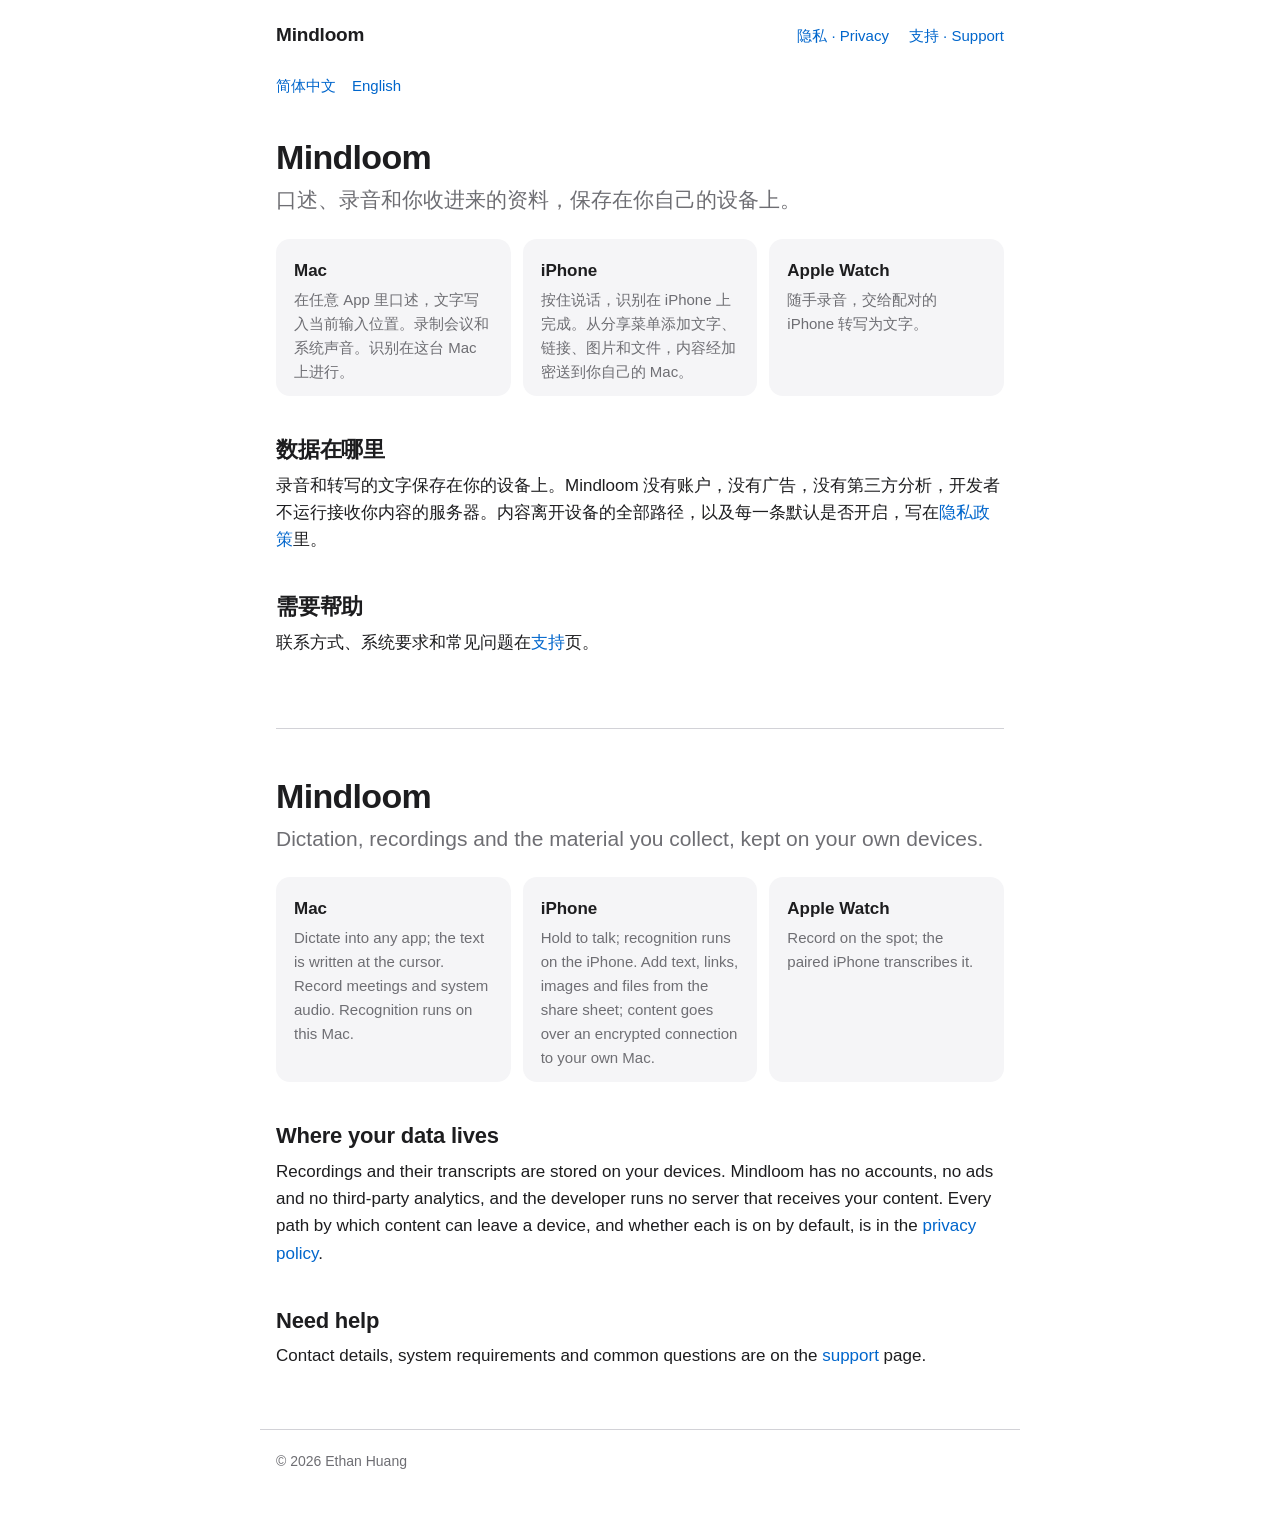
<file: index.html>
<!doctype html>
<html lang="zh-Hans">
<head>
<meta charset="utf-8">
<meta name="viewport" content="width=device-width, initial-scale=1">
<title>Mindloom</title>
<meta name="description" content="Mindloom 在 Mac、iPhone 和 Apple Watch 上口述、录音，内容保存在你自己的设备上。 Dictation and recording on Mac, iPhone and Apple Watch, kept on your own devices.">
<link rel="stylesheet" href="assets/site.css">
</head>
<body>
<header class="top">
  <a class="brand" href="./">Mindloom</a>
  <nav><a href="privacy/">隐私 · Privacy</a><a href="support/">支持 · Support</a></nav>
</header>
<main>
<p class="langs"><a href="#zh">简体中文</a><a href="#en">English</a></p>

<section id="zh" lang="zh-Hans">
<h1>Mindloom</h1>
<p class="lede">口述、录音和你收进来的资料，保存在你自己的设备上。</p>

<div class="cards">
<div class="card"><h3>Mac</h3><p>在任意 App 里口述，文字写入当前输入位置。录制会议和系统声音。识别在这台 Mac 上进行。</p></div>
<div class="card"><h3>iPhone</h3><p>按住说话，识别在 iPhone 上完成。从分享菜单添加文字、链接、图片和文件，内容经加密送到你自己的 Mac。</p></div>
<div class="card"><h3>Apple Watch</h3><p>随手录音，交给配对的 iPhone 转写为文字。</p></div>
</div>

<h2>数据在哪里</h2>
<p>录音和转写的文字保存在你的设备上。Mindloom 没有账户，没有广告，没有第三方分析，开发者不运行接收你内容的服务器。内容离开设备的全部路径，以及每一条默认是否开启，写在<a href="privacy/">隐私政策</a>里。</p>

<h2>需要帮助</h2>
<p>联系方式、系统要求和常见问题在<a href="support/">支持</a>页。</p>
</section>

<section id="en" lang="en">
<h1>Mindloom</h1>
<p class="lede">Dictation, recordings and the material you collect, kept on your own devices.</p>

<div class="cards">
<div class="card"><h3>Mac</h3><p>Dictate into any app; the text is written at the cursor. Record meetings and system audio. Recognition runs on this Mac.</p></div>
<div class="card"><h3>iPhone</h3><p>Hold to talk; recognition runs on the iPhone. Add text, links, images and files from the share sheet; content goes over an encrypted connection to your own Mac.</p></div>
<div class="card"><h3>Apple Watch</h3><p>Record on the spot; the paired iPhone transcribes it.</p></div>
</div>

<h2>Where your data lives</h2>
<p>Recordings and their transcripts are stored on your devices. Mindloom has no accounts, no ads and no third-party analytics, and the developer runs no server that receives your content. Every path by which content can leave a device, and whether each is on by default, is in the <a href="privacy/">privacy policy</a>.</p>

<h2>Need help</h2>
<p>Contact details, system requirements and common questions are on the <a href="support/">support</a> page.</p>
</section>
</main>
<footer>
<p>© 2026 Ethan Huang</p>
</footer>
</body>
</html>
</file>
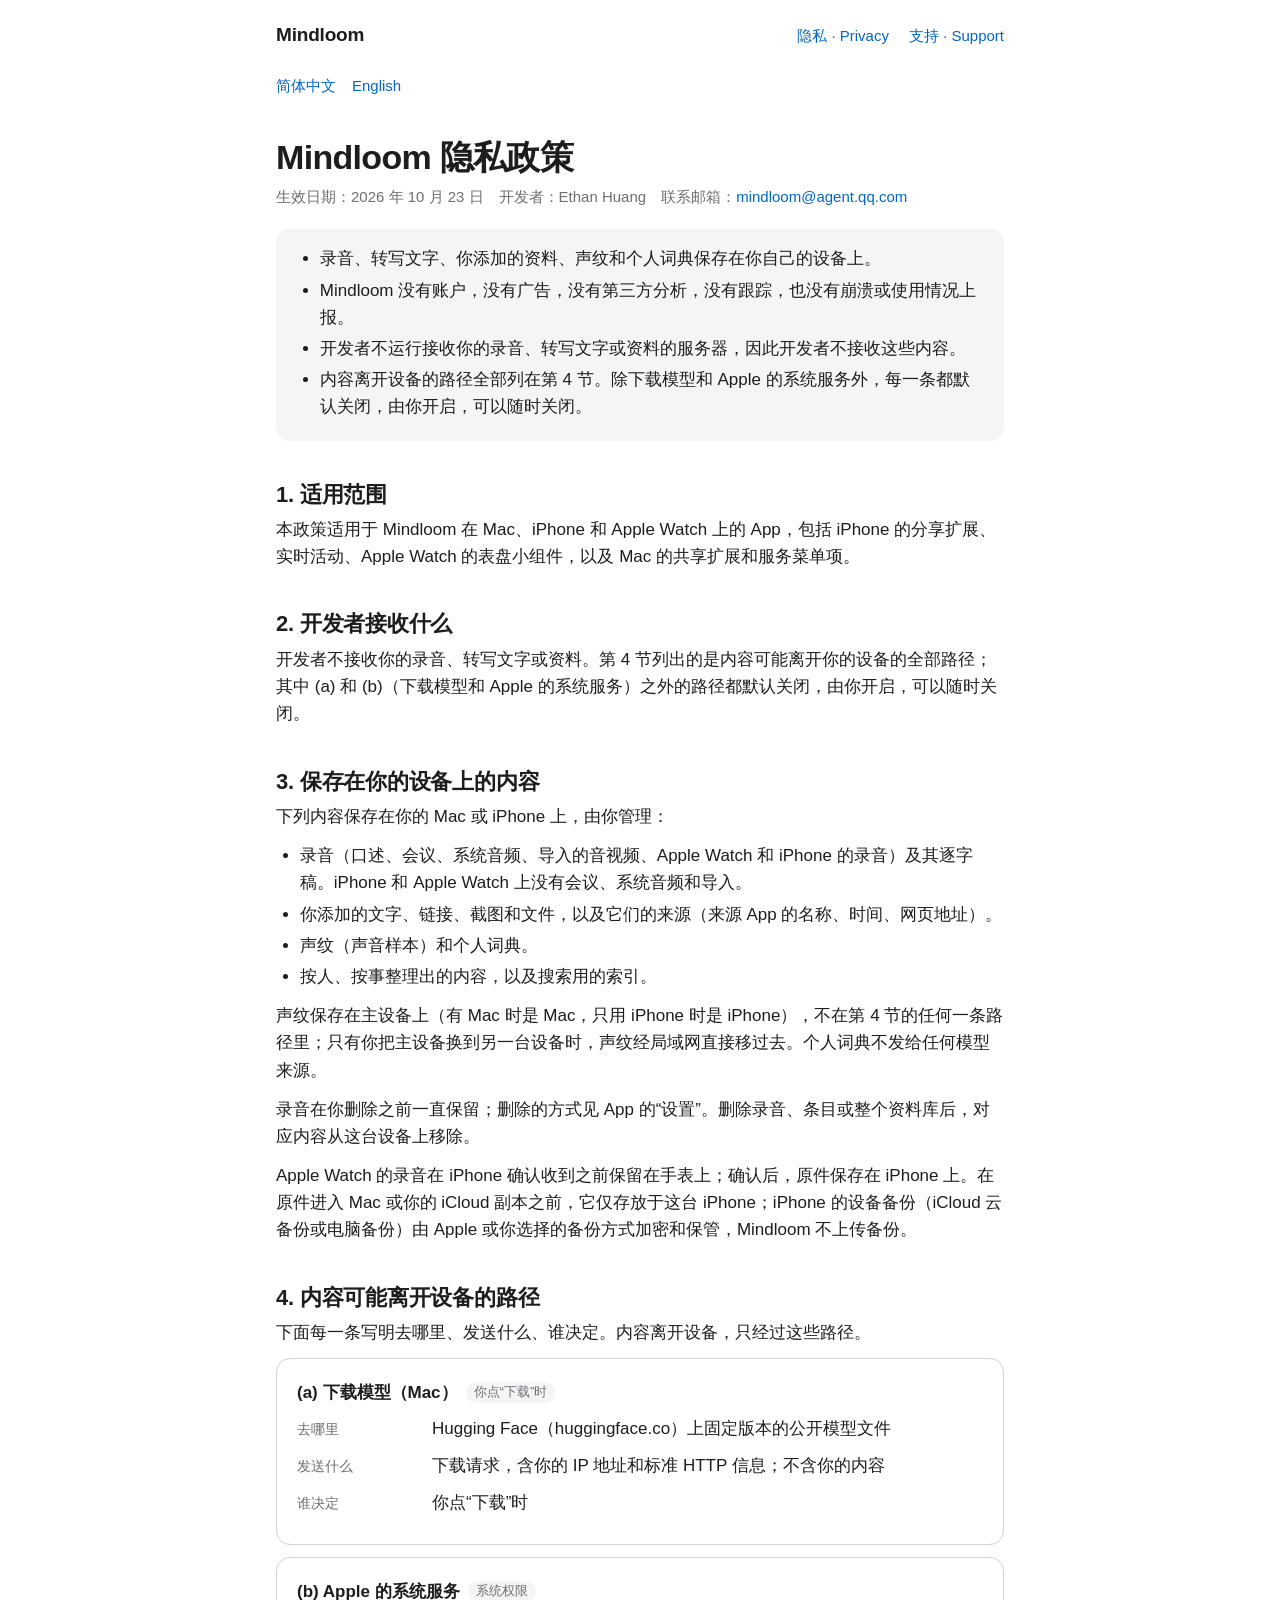
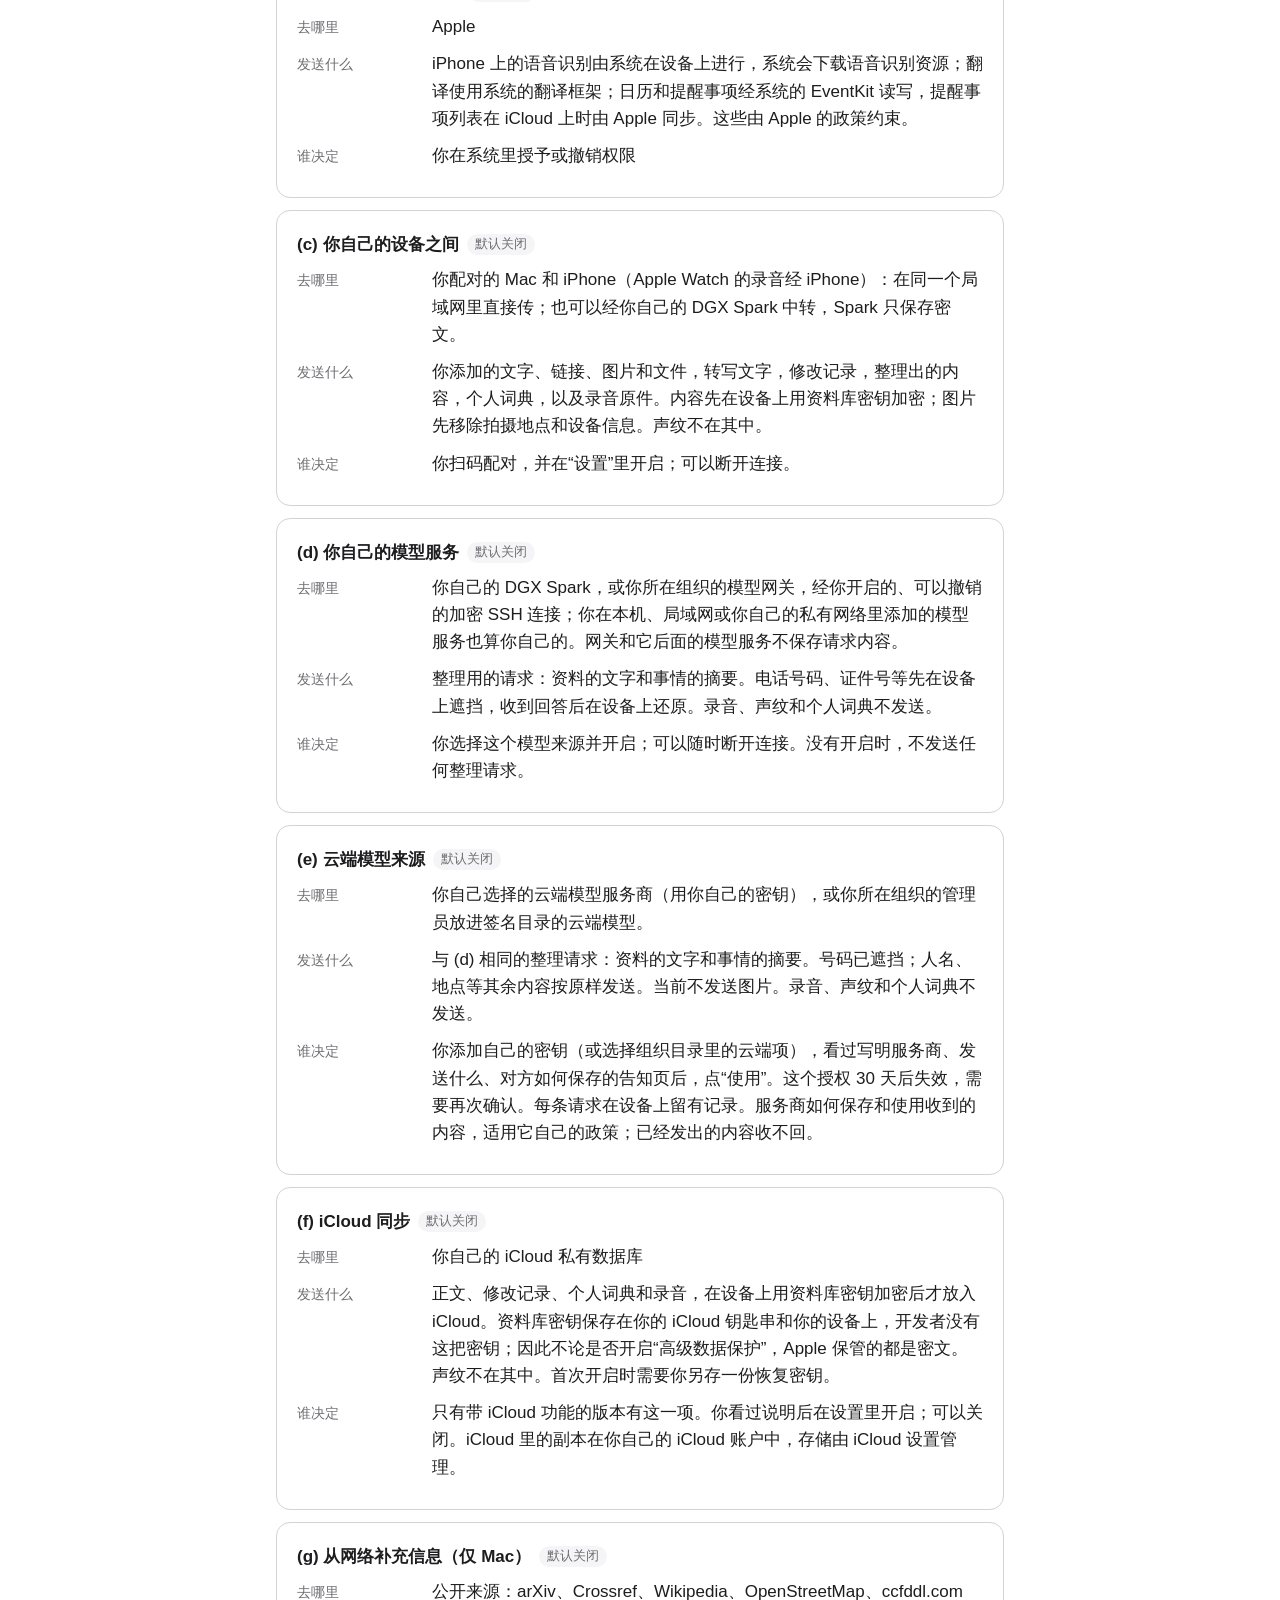
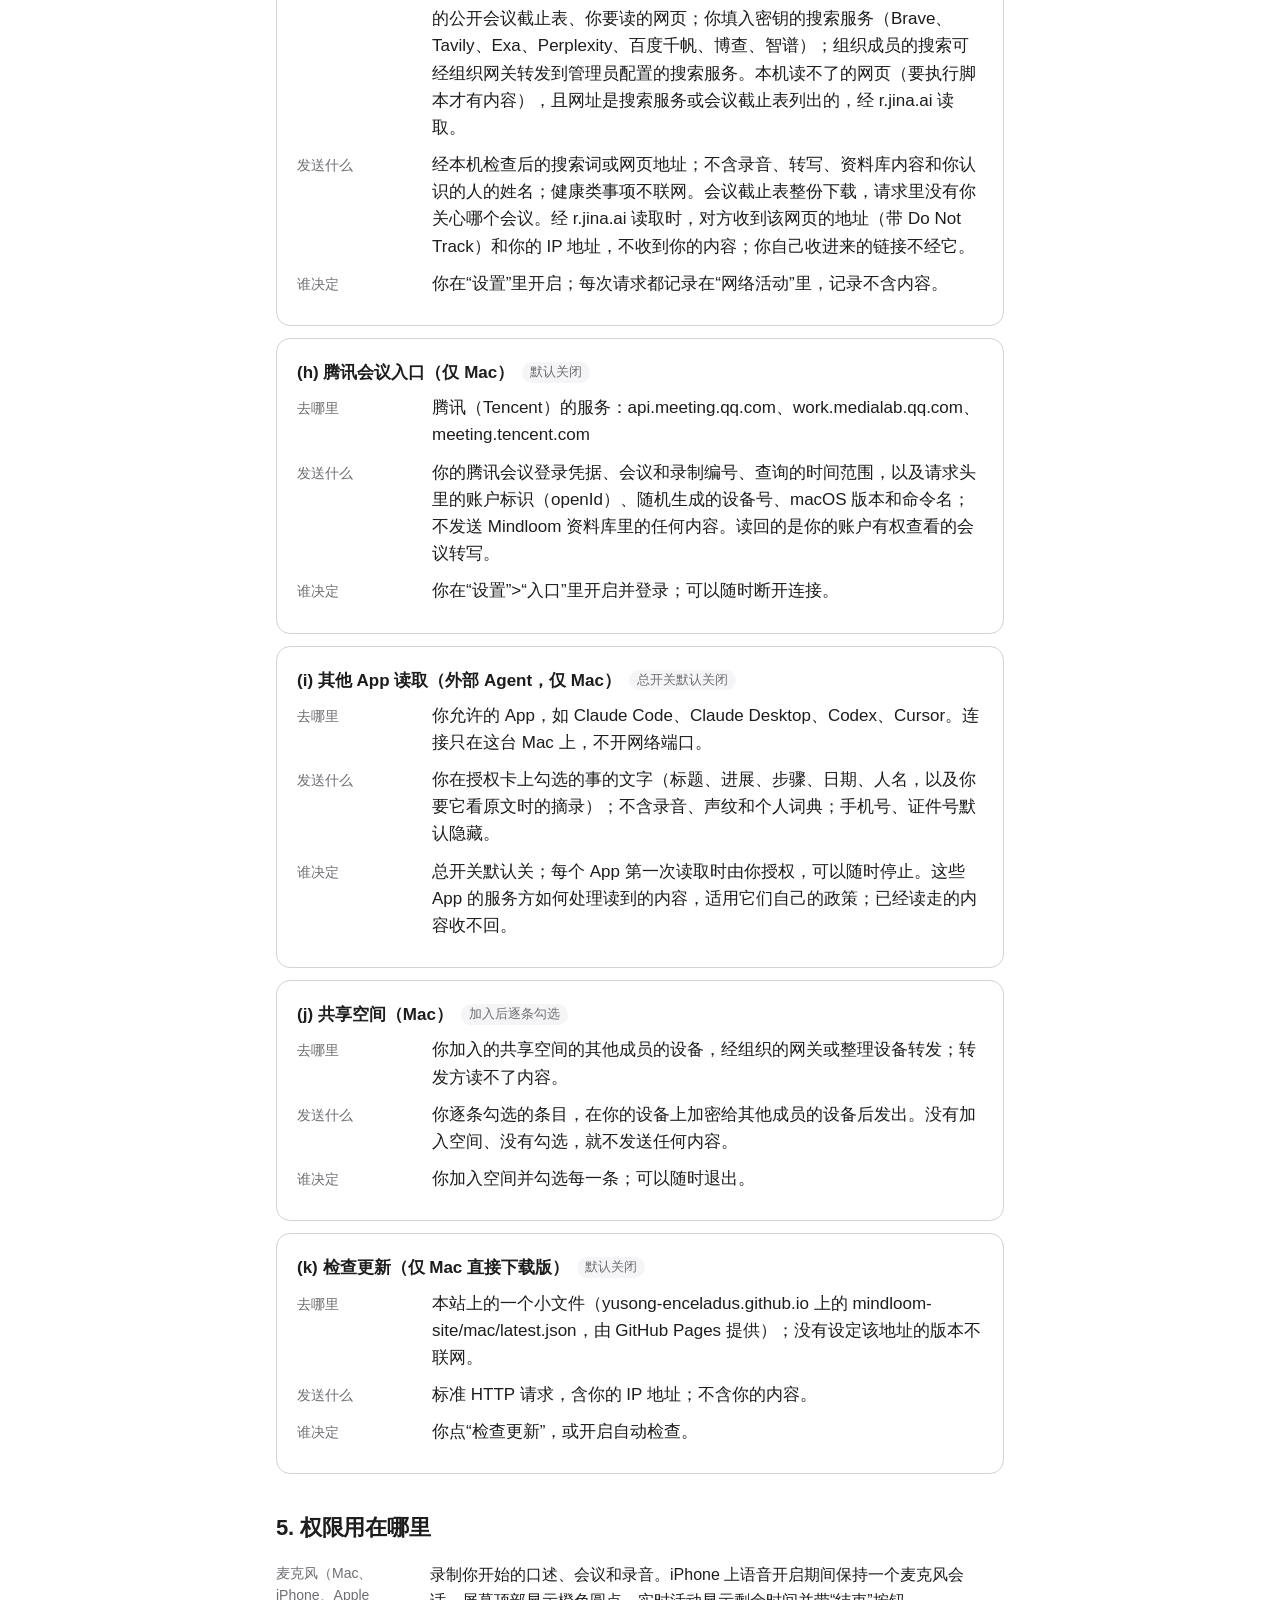
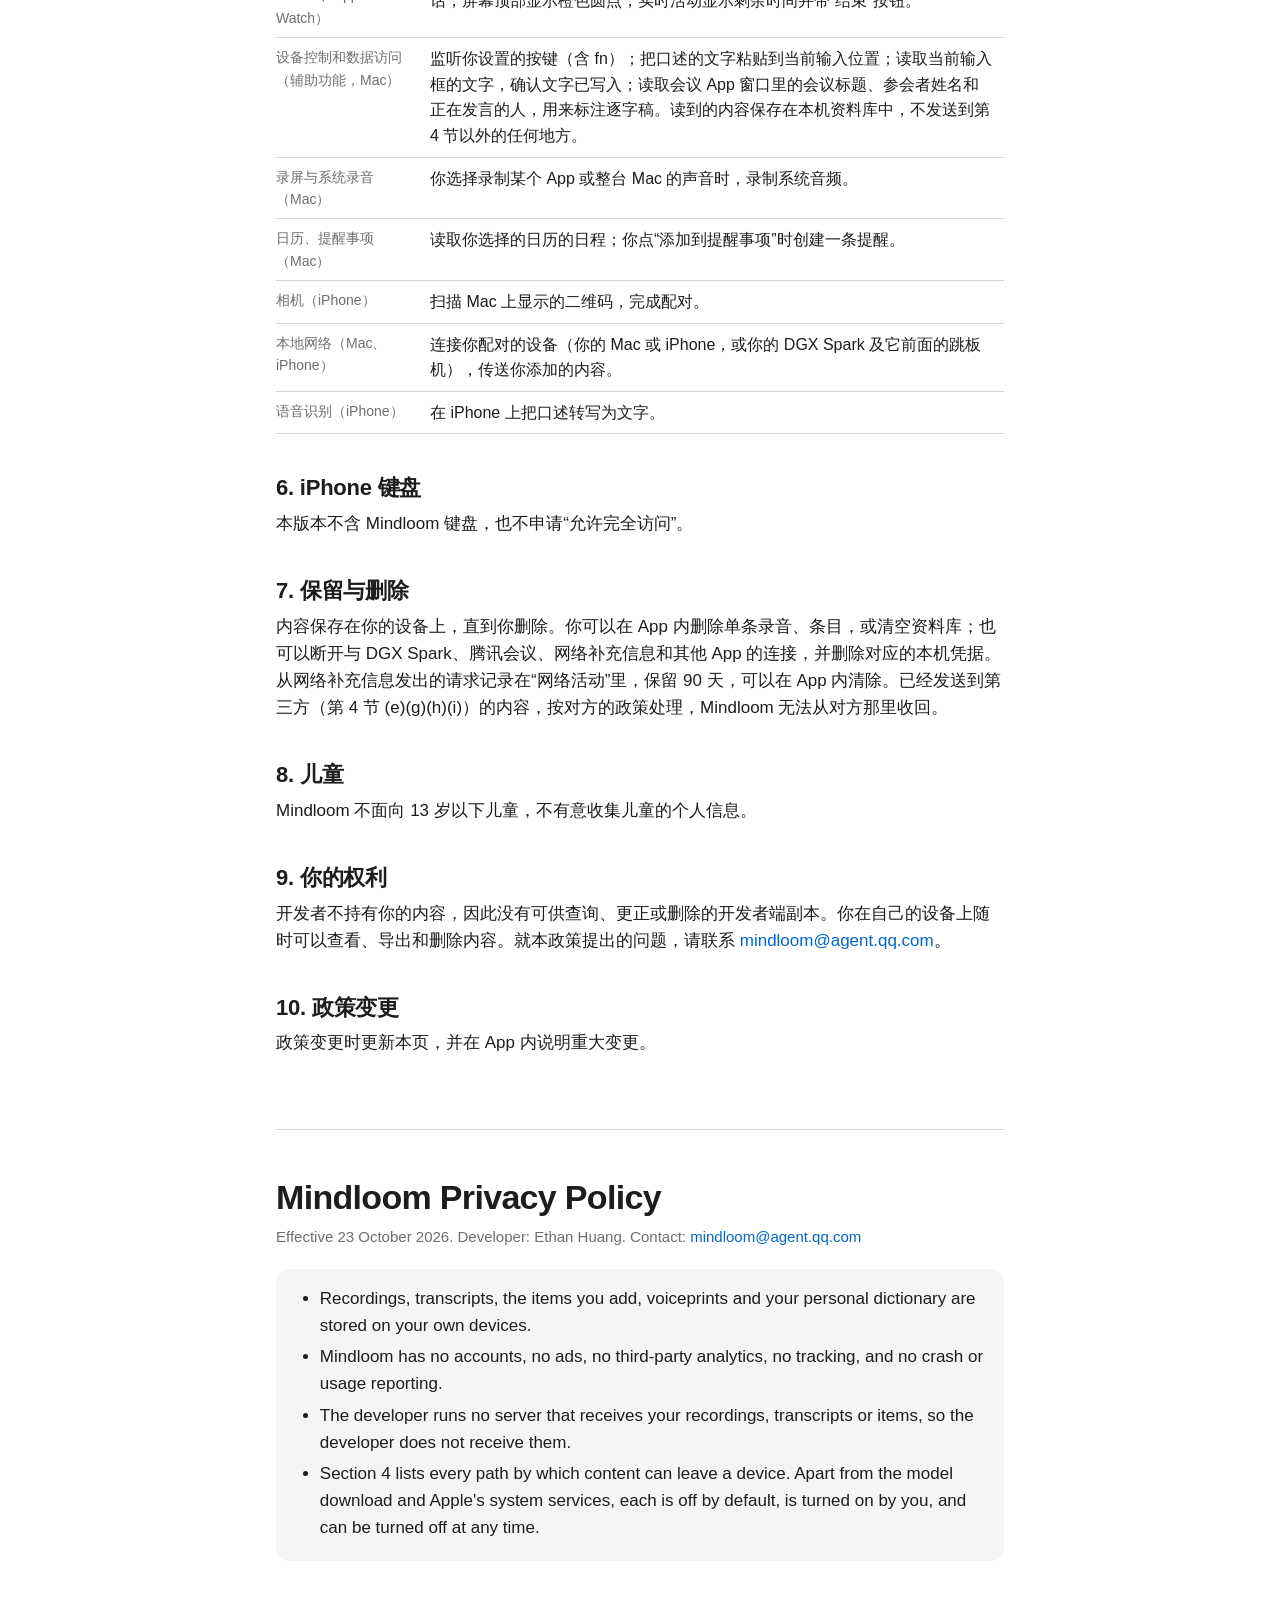
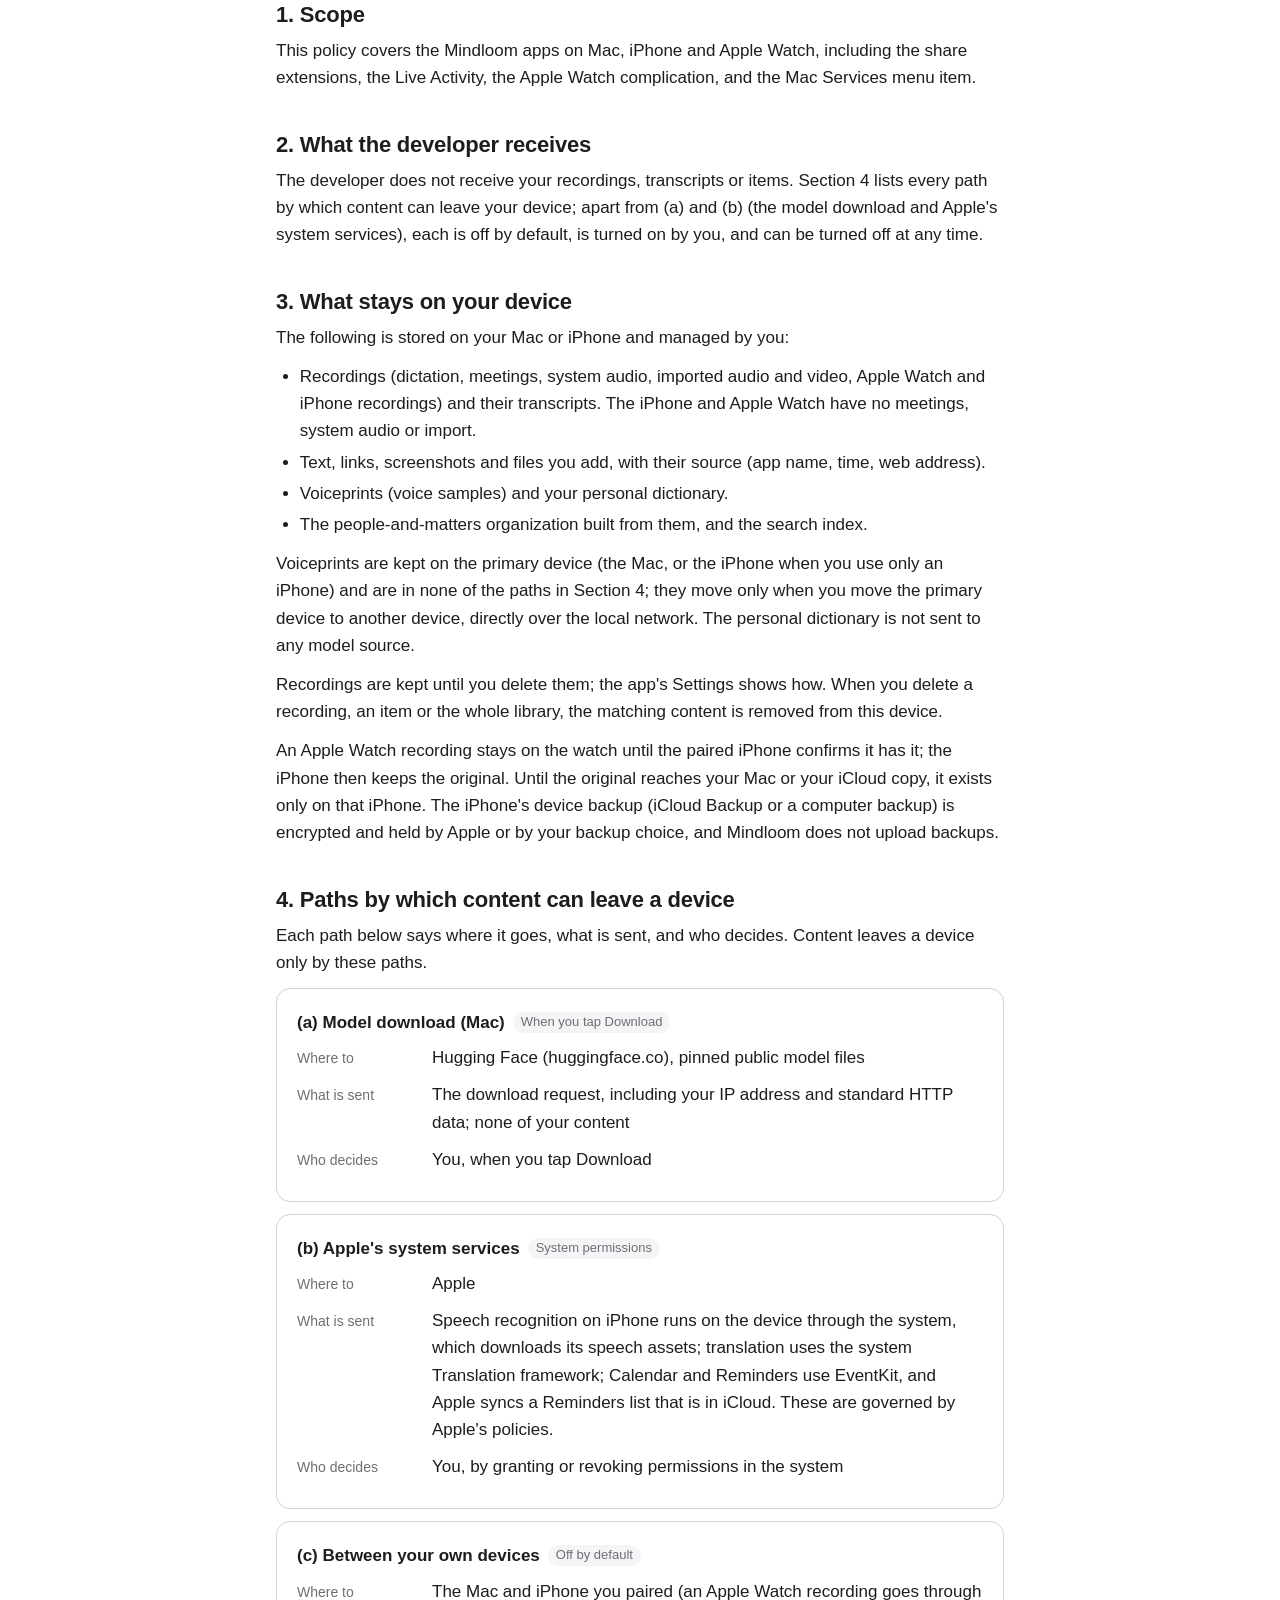
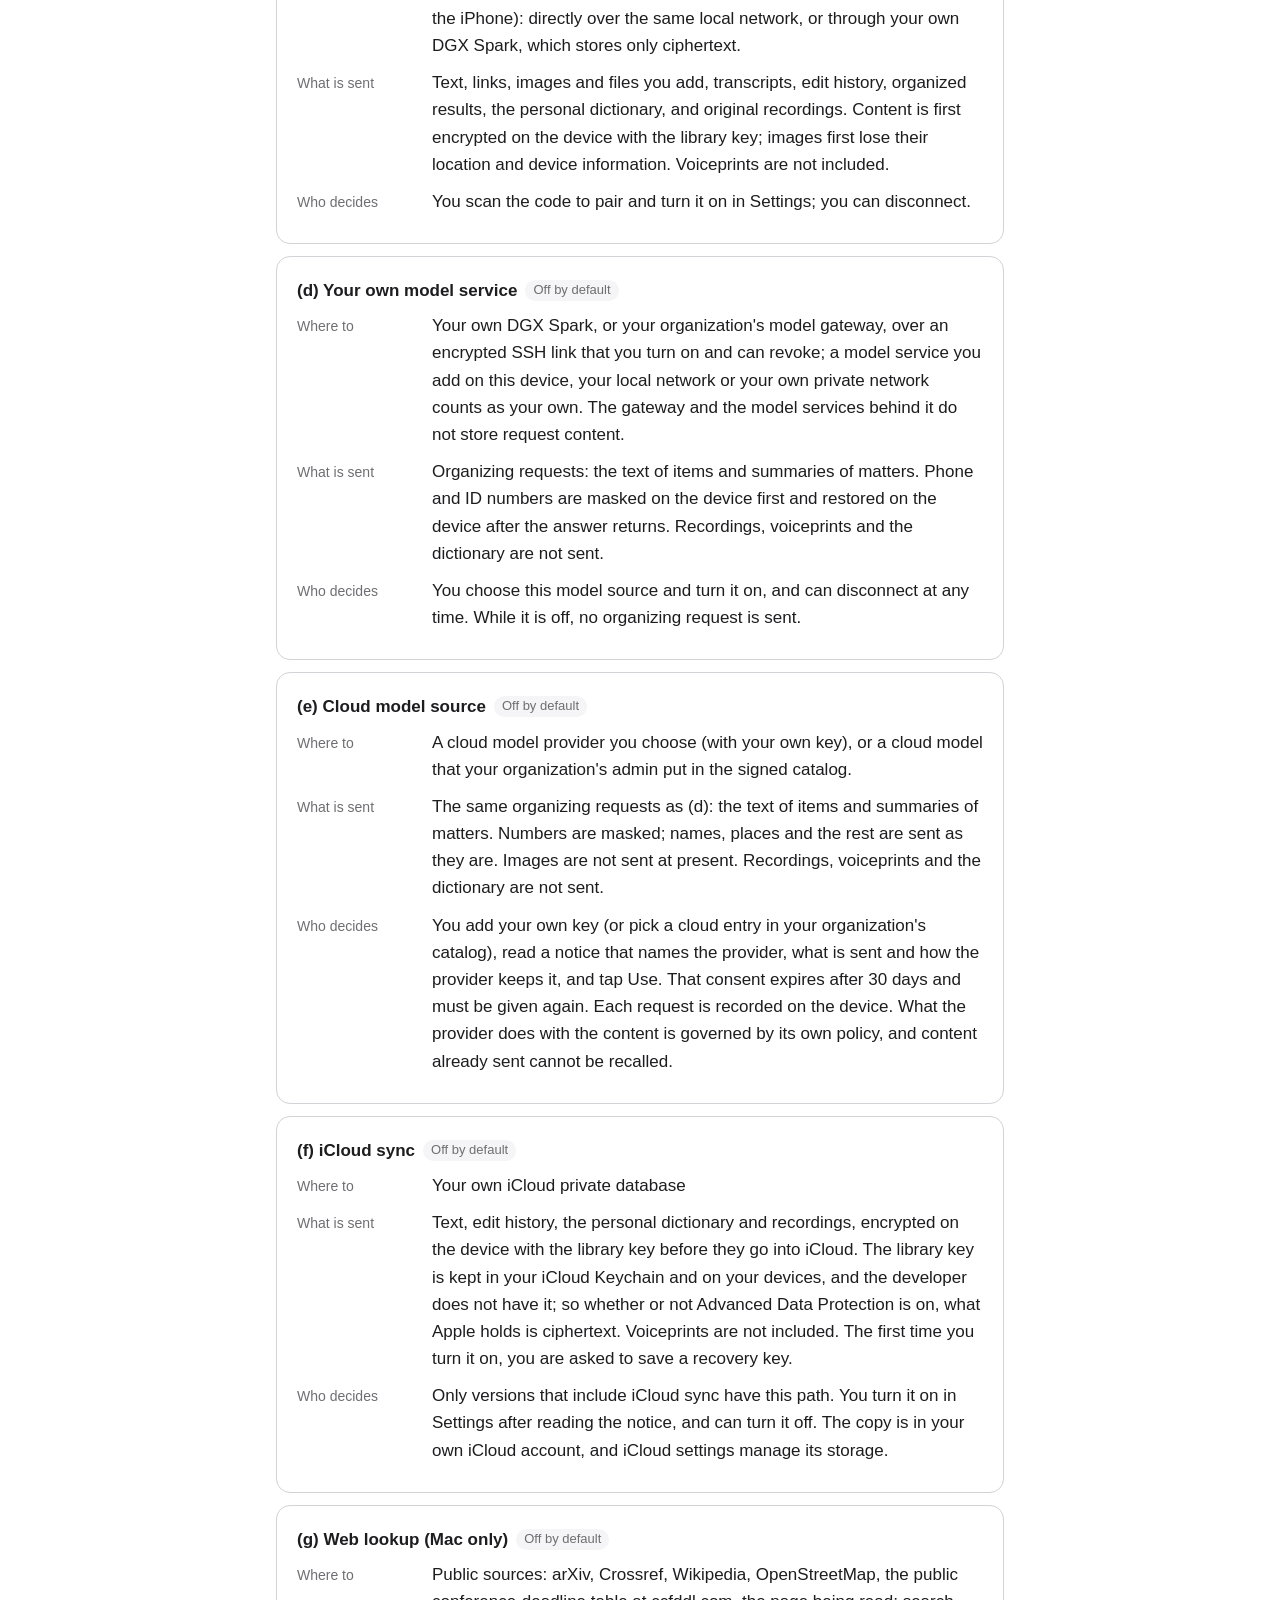
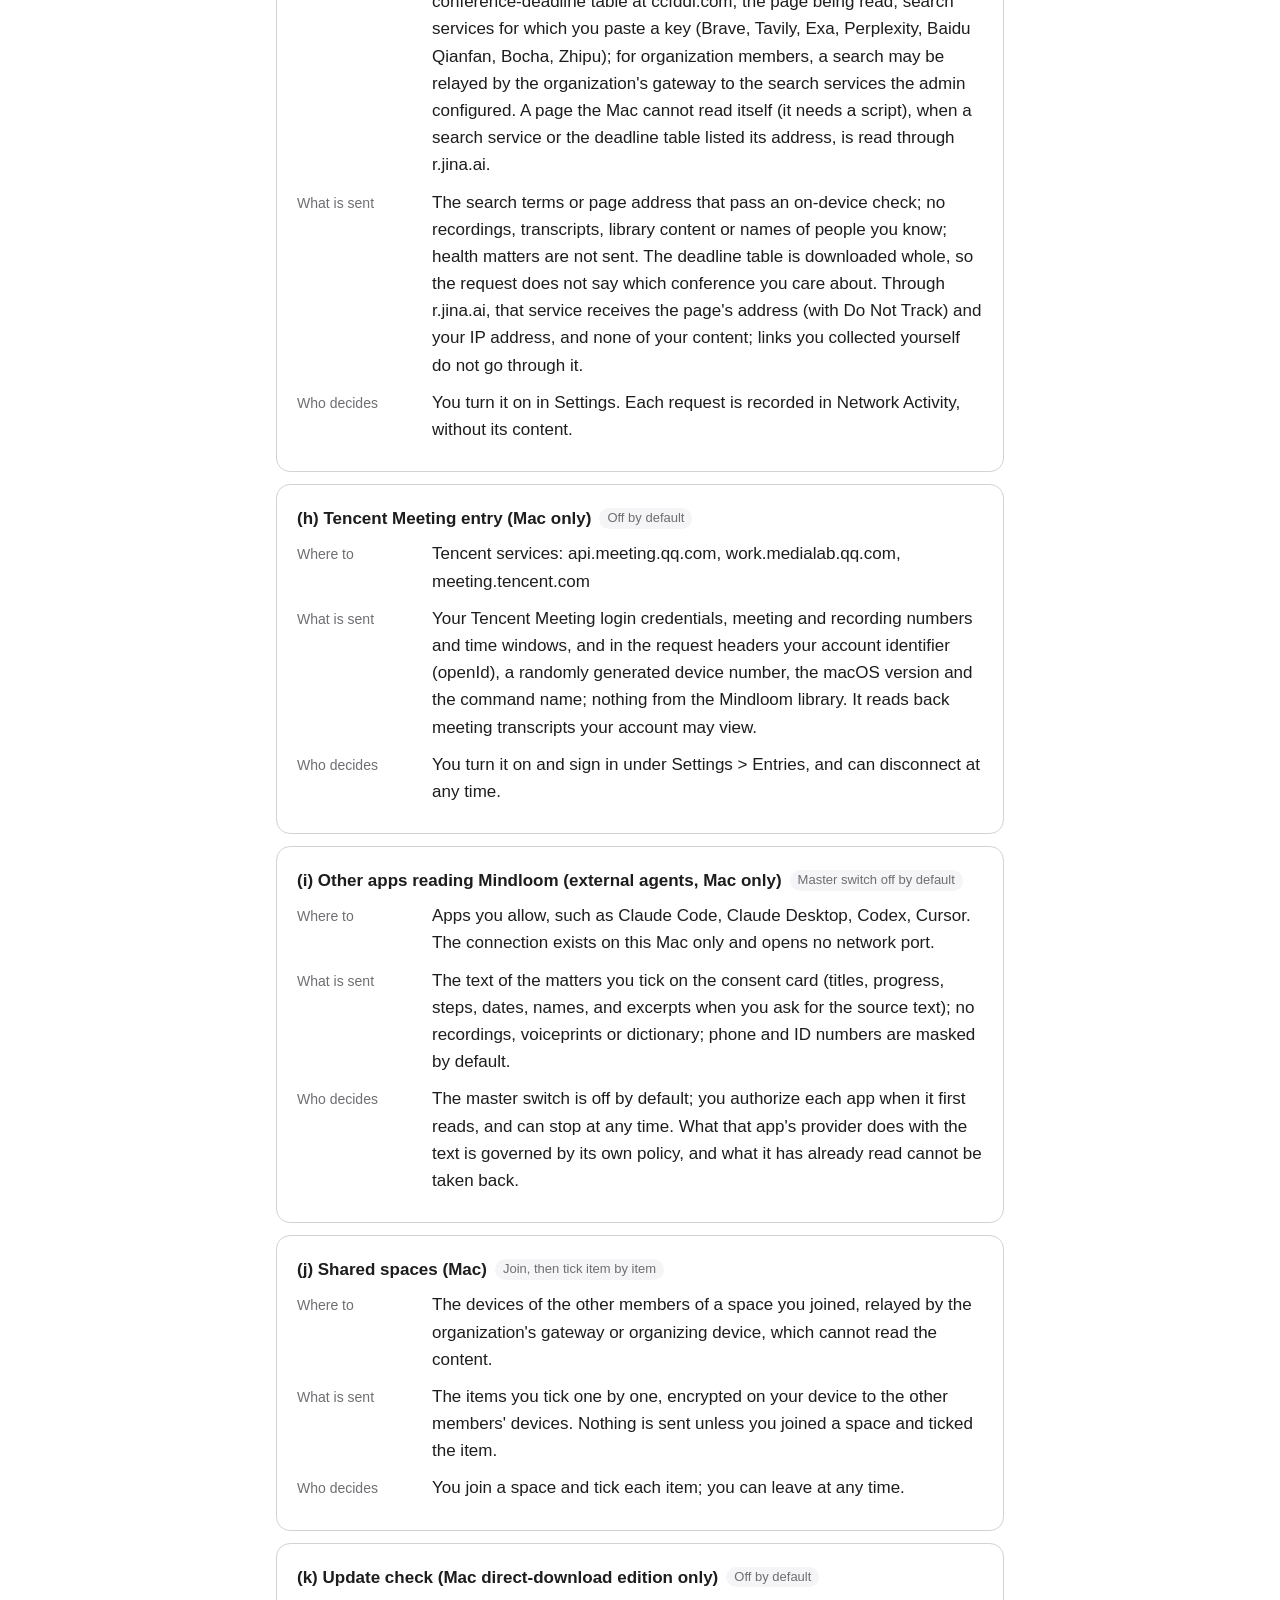
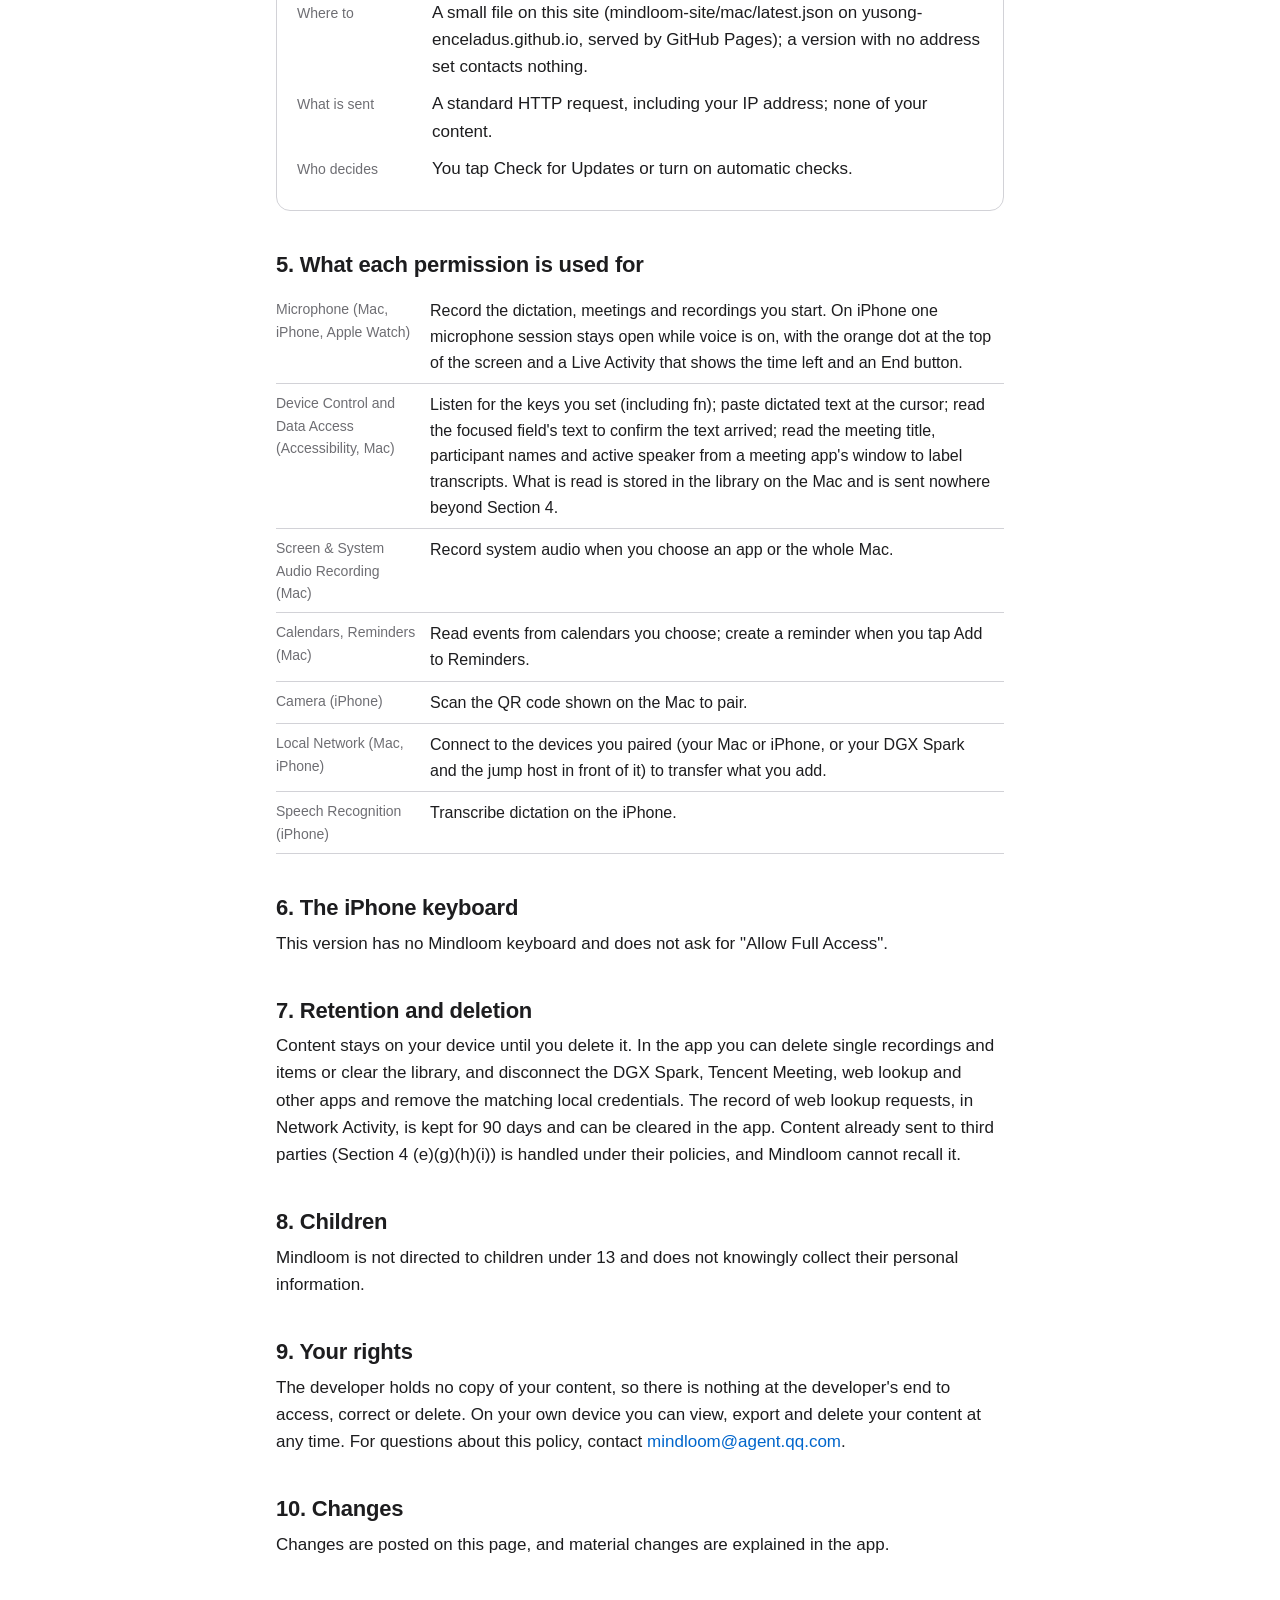
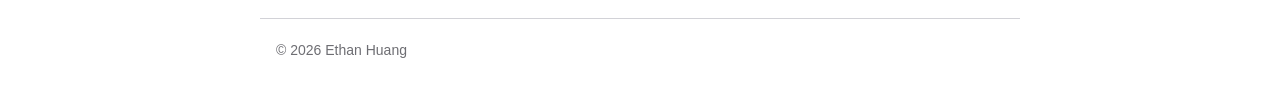
<file: privacy/index.html>
<!doctype html>
<html lang="zh-Hans">
<head>
<meta charset="utf-8">
<meta name="viewport" content="width=device-width, initial-scale=1">
<title>Mindloom 隐私政策 · Privacy Policy</title>
<meta name="description" content="Mindloom 在 Mac、iPhone 和 Apple Watch 上把什么保存在哪里，内容通过哪些路径离开设备。 What Mindloom keeps where, and every path by which content can leave a device.">
<link rel="stylesheet" href="../assets/site.css">
</head>
<body>
<header class="top">
  <a class="brand" href="../">Mindloom</a>
  <nav><a href="./">隐私 · Privacy</a><a href="../support/">支持 · Support</a></nav>
</header>
<main>
<p class="langs"><a href="#zh">简体中文</a><a href="#en">English</a></p>

<section id="zh" lang="zh-Hans">
<h1>Mindloom 隐私政策</h1>
<p class="meta">生效日期：2026 年 10 月 23 日　开发者：Ethan Huang　联系邮箱：<a href="mailto:mindloom@agent.qq.com">mindloom@agent.qq.com</a></p>

<div class="summary">
<ul>
<li>录音、转写文字、你添加的资料、声纹和个人词典保存在你自己的设备上。</li>
<li>Mindloom 没有账户，没有广告，没有第三方分析，没有跟踪，也没有崩溃或使用情况上报。</li>
<li>开发者不运行接收你的录音、转写文字或资料的服务器，因此开发者不接收这些内容。</li>
<li>内容离开设备的路径全部列在第 4 节。除下载模型和 Apple 的系统服务外，每一条都默认关闭，由你开启，可以随时关闭。</li>
</ul>
</div>

<h2>1. 适用范围</h2>
<p>本政策适用于 Mindloom 在 Mac、iPhone 和 Apple Watch 上的 App，包括 iPhone 的分享扩展、实时活动、Apple Watch 的表盘小组件，以及 Mac 的共享扩展和服务菜单项。</p>

<h2>2. 开发者接收什么</h2>
<p>开发者不接收你的录音、转写文字或资料。第 4 节列出的是内容可能离开你的设备的全部路径；其中 (a) 和 (b)（下载模型和 Apple 的系统服务）之外的路径都默认关闭，由你开启，可以随时关闭。</p>

<h2>3. 保存在你的设备上的内容</h2>
<p>下列内容保存在你的 Mac 或 iPhone 上，由你管理：</p>
<ul>
<li>录音（口述、会议、系统音频、导入的音视频、Apple Watch 和 iPhone 的录音）及其逐字稿。iPhone 和 Apple Watch 上没有会议、系统音频和导入。</li>
<li>你添加的文字、链接、截图和文件，以及它们的来源（来源 App 的名称、时间、网页地址）。</li>
<li>声纹（声音样本）和个人词典。</li>
<li>按人、按事整理出的内容，以及搜索用的索引。</li>
</ul>
<p>声纹保存在主设备上（有 Mac 时是 Mac，只用 iPhone 时是 iPhone），不在第 4 节的任何一条路径里；只有你把主设备换到另一台设备时，声纹经局域网直接移过去。个人词典不发给任何模型来源。</p>
<p>录音在你删除之前一直保留；删除的方式见 App 的“设置”。删除录音、条目或整个资料库后，对应内容从这台设备上移除。</p>
<p>Apple Watch 的录音在 iPhone 确认收到之前保留在手表上；确认后，原件保存在 iPhone 上。在原件进入 Mac 或你的 iCloud 副本之前，它仅存放于这台 iPhone；iPhone 的设备备份（iCloud 云备份或电脑备份）由 Apple 或你选择的备份方式加密和保管，Mindloom 不上传备份。</p>

<h2>4. 内容可能离开设备的路径</h2>
<p>下面每一条写明去哪里、发送什么、谁决定。内容离开设备，只经过这些路径。</p>

<article class="exit">
<h3>(a) 下载模型（Mac）<span class="tag">你点“下载”时</span></h3>
<dl class="fields">
<dt>去哪里</dt><dd>Hugging Face（huggingface.co）上固定版本的公开模型文件</dd>
<dt>发送什么</dt><dd>下载请求，含你的 IP 地址和标准 HTTP 信息；不含你的内容</dd>
<dt>谁决定</dt><dd>你点“下载”时</dd>
</dl>
</article>

<article class="exit">
<h3>(b) Apple 的系统服务<span class="tag">系统权限</span></h3>
<dl class="fields">
<dt>去哪里</dt><dd>Apple</dd>
<dt>发送什么</dt><dd>iPhone 上的语音识别由系统在设备上进行，系统会下载语音识别资源；翻译使用系统的翻译框架；日历和提醒事项经系统的 EventKit 读写，提醒事项列表在 iCloud 上时由 Apple 同步。这些由 Apple 的政策约束。</dd>
<dt>谁决定</dt><dd>你在系统里授予或撤销权限</dd>
</dl>
</article>

<article class="exit">
<h3>(c) 你自己的设备之间<span class="tag">默认关闭</span></h3>
<dl class="fields">
<dt>去哪里</dt><dd>你配对的 Mac 和 iPhone（Apple Watch 的录音经 iPhone）：在同一个局域网里直接传；也可以经你自己的 DGX Spark 中转，Spark 只保存密文。</dd>
<dt>发送什么</dt><dd>你添加的文字、链接、图片和文件，转写文字，修改记录，整理出的内容，个人词典，以及录音原件。内容先在设备上用资料库密钥加密；图片先移除拍摄地点和设备信息。声纹不在其中。</dd>
<dt>谁决定</dt><dd>你扫码配对，并在“设置”里开启；可以断开连接。</dd>
</dl>
</article>

<article class="exit">
<h3>(d) 你自己的模型服务<span class="tag">默认关闭</span></h3>
<dl class="fields">
<dt>去哪里</dt><dd>你自己的 DGX Spark，或你所在组织的模型网关，经你开启的、可以撤销的加密 SSH 连接；你在本机、局域网或你自己的私有网络里添加的模型服务也算你自己的。网关和它后面的模型服务不保存请求内容。</dd>
<dt>发送什么</dt><dd>整理用的请求：资料的文字和事情的摘要。电话号码、证件号等先在设备上遮挡，收到回答后在设备上还原。录音、声纹和个人词典不发送。</dd>
<dt>谁决定</dt><dd>你选择这个模型来源并开启；可以随时断开连接。没有开启时，不发送任何整理请求。</dd>
</dl>
</article>

<article class="exit">
<h3>(e) 云端模型来源<span class="tag">默认关闭</span></h3>
<dl class="fields">
<dt>去哪里</dt><dd>你自己选择的云端模型服务商（用你自己的密钥），或你所在组织的管理员放进签名目录的云端模型。</dd>
<dt>发送什么</dt><dd>与 (d) 相同的整理请求：资料的文字和事情的摘要。号码已遮挡；人名、地点等其余内容按原样发送。当前不发送图片。录音、声纹和个人词典不发送。</dd>
<dt>谁决定</dt><dd>你添加自己的密钥（或选择组织目录里的云端项），看过写明服务商、发送什么、对方如何保存的告知页后，点“使用”。这个授权 30 天后失效，需要再次确认。每条请求在设备上留有记录。服务商如何保存和使用收到的内容，适用它自己的政策；已经发出的内容收不回。</dd>
</dl>
</article>

<article class="exit">
<h3>(f) iCloud 同步<span class="tag">默认关闭</span></h3>
<dl class="fields">
<dt>去哪里</dt><dd>你自己的 iCloud 私有数据库</dd>
<dt>发送什么</dt><dd>正文、修改记录、个人词典和录音，在设备上用资料库密钥加密后才放入 iCloud。资料库密钥保存在你的 iCloud 钥匙串和你的设备上，开发者没有这把密钥；因此不论是否开启“高级数据保护”，Apple 保管的都是密文。声纹不在其中。首次开启时需要你另存一份恢复密钥。</dd>
<dt>谁决定</dt><dd>只有带 iCloud 功能的版本有这一项。你看过说明后在设置里开启；可以关闭。iCloud 里的副本在你自己的 iCloud 账户中，存储由 iCloud 设置管理。</dd>
</dl>
</article>

<article class="exit">
<h3>(g) 从网络补充信息（仅 Mac）<span class="tag">默认关闭</span></h3>
<dl class="fields">
<dt>去哪里</dt><dd>公开来源：arXiv、Crossref、Wikipedia、OpenStreetMap、ccfddl.com 的公开会议截止表、你要读的网页；你填入密钥的搜索服务（Brave、Tavily、Exa、Perplexity、百度千帆、博查、智谱）；组织成员的搜索可经组织网关转发到管理员配置的搜索服务。本机读不了的网页（要执行脚本才有内容），且网址是搜索服务或会议截止表列出的，经 r.jina.ai 读取。</dd>
<dt>发送什么</dt><dd>经本机检查后的搜索词或网页地址；不含录音、转写、资料库内容和你认识的人的姓名；健康类事项不联网。会议截止表整份下载，请求里没有你关心哪个会议。经 r.jina.ai 读取时，对方收到该网页的地址（带 Do Not Track）和你的 IP 地址，不收到你的内容；你自己收进来的链接不经它。</dd>
<dt>谁决定</dt><dd>你在“设置”里开启；每次请求都记录在“网络活动”里，记录不含内容。</dd>
</dl>
</article>

<article class="exit">
<h3>(h) 腾讯会议入口（仅 Mac）<span class="tag">默认关闭</span></h3>
<dl class="fields">
<dt>去哪里</dt><dd>腾讯（Tencent）的服务：api.meeting.qq.com、work.medialab.qq.com、meeting.tencent.com</dd>
<dt>发送什么</dt><dd>你的腾讯会议登录凭据、会议和录制编号、查询的时间范围，以及请求头里的账户标识（openId）、随机生成的设备号、macOS 版本和命令名；不发送 Mindloom 资料库里的任何内容。读回的是你的账户有权查看的会议转写。</dd>
<dt>谁决定</dt><dd>你在“设置”>“入口”里开启并登录；可以随时断开连接。</dd>
</dl>
</article>

<article class="exit">
<h3>(i) 其他 App 读取（外部 Agent，仅 Mac）<span class="tag">总开关默认关闭</span></h3>
<dl class="fields">
<dt>去哪里</dt><dd>你允许的 App，如 Claude Code、Claude Desktop、Codex、Cursor。连接只在这台 Mac 上，不开网络端口。</dd>
<dt>发送什么</dt><dd>你在授权卡上勾选的事的文字（标题、进展、步骤、日期、人名，以及你要它看原文时的摘录）；不含录音、声纹和个人词典；手机号、证件号默认隐藏。</dd>
<dt>谁决定</dt><dd>总开关默认关；每个 App 第一次读取时由你授权，可以随时停止。这些 App 的服务方如何处理读到的内容，适用它们自己的政策；已经读走的内容收不回。</dd>
</dl>
</article>

<article class="exit">
<h3>(j) 共享空间（Mac）<span class="tag">加入后逐条勾选</span></h3>
<dl class="fields">
<dt>去哪里</dt><dd>你加入的共享空间的其他成员的设备，经组织的网关或整理设备转发；转发方读不了内容。</dd>
<dt>发送什么</dt><dd>你逐条勾选的条目，在你的设备上加密给其他成员的设备后发出。没有加入空间、没有勾选，就不发送任何内容。</dd>
<dt>谁决定</dt><dd>你加入空间并勾选每一条；可以随时退出。</dd>
</dl>
</article>

<article class="exit">
<h3>(k) 检查更新（仅 Mac 直接下载版）<span class="tag">默认关闭</span></h3>
<dl class="fields">
<dt>去哪里</dt><dd>本站上的一个小文件（yusong-enceladus.github.io 上的 mindloom-site/mac/latest.json，由 GitHub Pages 提供）；没有设定该地址的版本不联网。</dd>
<dt>发送什么</dt><dd>标准 HTTP 请求，含你的 IP 地址；不含你的内容。</dd>
<dt>谁决定</dt><dd>你点“检查更新”，或开启自动检查。</dd>
</dl>
</article>

<h2>5. 权限用在哪里</h2>
<table>
<tr><th>麦克风（Mac、iPhone、Apple Watch）</th><td>录制你开始的口述、会议和录音。iPhone 上语音开启期间保持一个麦克风会话，屏幕顶部显示橙色圆点，实时活动显示剩余时间并带“结束”按钮。</td></tr>
<tr><th>设备控制和数据访问（辅助功能，Mac）</th><td>监听你设置的按键（含 fn）；把口述的文字粘贴到当前输入位置；读取当前输入框的文字，确认文字已写入；读取会议 App 窗口里的会议标题、参会者姓名和正在发言的人，用来标注逐字稿。读到的内容保存在本机资料库中，不发送到第 4 节以外的任何地方。</td></tr>
<tr><th>录屏与系统录音（Mac）</th><td>你选择录制某个 App 或整台 Mac 的声音时，录制系统音频。</td></tr>
<tr><th>日历、提醒事项（Mac）</th><td>读取你选择的日历的日程；你点“添加到提醒事项”时创建一条提醒。</td></tr>
<tr><th>相机（iPhone）</th><td>扫描 Mac 上显示的二维码，完成配对。</td></tr>
<tr><th>本地网络（Mac、iPhone）</th><td>连接你配对的设备（你的 Mac 或 iPhone，或你的 DGX Spark 及它前面的跳板机），传送你添加的内容。</td></tr>
<tr><th>语音识别（iPhone）</th><td>在 iPhone 上把口述转写为文字。</td></tr>
</table>

<h2>6. iPhone 键盘</h2>
<p>本版本不含 Mindloom 键盘，也不申请“允许完全访问”。</p>

<h2>7. 保留与删除</h2>
<p>内容保存在你的设备上，直到你删除。你可以在 App 内删除单条录音、条目，或清空资料库；也可以断开与 DGX Spark、腾讯会议、网络补充信息和其他 App 的连接，并删除对应的本机凭据。从网络补充信息发出的请求记录在“网络活动”里，保留 90 天，可以在 App 内清除。已经发送到第三方（第 4 节 (e)(g)(h)(i)）的内容，按对方的政策处理，Mindloom 无法从对方那里收回。</p>

<h2>8. 儿童</h2>
<p>Mindloom 不面向 13 岁以下儿童，不有意收集儿童的个人信息。</p>

<h2>9. 你的权利</h2>
<p>开发者不持有你的内容，因此没有可供查询、更正或删除的开发者端副本。你在自己的设备上随时可以查看、导出和删除内容。就本政策提出的问题，请联系 <a href="mailto:mindloom@agent.qq.com">mindloom@agent.qq.com</a>。</p>

<h2>10. 政策变更</h2>
<p>政策变更时更新本页，并在 App 内说明重大变更。</p>
</section>

<section id="en" lang="en">
<h1>Mindloom Privacy Policy</h1>
<p class="meta">Effective 23 October 2026. Developer: Ethan Huang. Contact: <a href="mailto:mindloom@agent.qq.com">mindloom@agent.qq.com</a></p>

<div class="summary">
<ul>
<li>Recordings, transcripts, the items you add, voiceprints and your personal dictionary are stored on your own devices.</li>
<li>Mindloom has no accounts, no ads, no third-party analytics, no tracking, and no crash or usage reporting.</li>
<li>The developer runs no server that receives your recordings, transcripts or items, so the developer does not receive them.</li>
<li>Section 4 lists every path by which content can leave a device. Apart from the model download and Apple's system services, each is off by default, is turned on by you, and can be turned off at any time.</li>
</ul>
</div>

<h2>1. Scope</h2>
<p>This policy covers the Mindloom apps on Mac, iPhone and Apple Watch, including the share extensions, the Live Activity, the Apple Watch complication, and the Mac Services menu item.</p>

<h2>2. What the developer receives</h2>
<p>The developer does not receive your recordings, transcripts or items. Section 4 lists every path by which content can leave your device; apart from (a) and (b) (the model download and Apple's system services), each is off by default, is turned on by you, and can be turned off at any time.</p>

<h2>3. What stays on your device</h2>
<p>The following is stored on your Mac or iPhone and managed by you:</p>
<ul>
<li>Recordings (dictation, meetings, system audio, imported audio and video, Apple Watch and iPhone recordings) and their transcripts. The iPhone and Apple Watch have no meetings, system audio or import.</li>
<li>Text, links, screenshots and files you add, with their source (app name, time, web address).</li>
<li>Voiceprints (voice samples) and your personal dictionary.</li>
<li>The people-and-matters organization built from them, and the search index.</li>
</ul>
<p>Voiceprints are kept on the primary device (the Mac, or the iPhone when you use only an iPhone) and are in none of the paths in Section 4; they move only when you move the primary device to another device, directly over the local network. The personal dictionary is not sent to any model source.</p>
<p>Recordings are kept until you delete them; the app's Settings shows how. When you delete a recording, an item or the whole library, the matching content is removed from this device.</p>
<p>An Apple Watch recording stays on the watch until the paired iPhone confirms it has it; the iPhone then keeps the original. Until the original reaches your Mac or your iCloud copy, it exists only on that iPhone. The iPhone's device backup (iCloud Backup or a computer backup) is encrypted and held by Apple or by your backup choice, and Mindloom does not upload backups.</p>

<h2>4. Paths by which content can leave a device</h2>
<p>Each path below says where it goes, what is sent, and who decides. Content leaves a device only by these paths.</p>

<article class="exit">
<h3>(a) Model download (Mac)<span class="tag">When you tap Download</span></h3>
<dl class="fields">
<dt>Where to</dt><dd>Hugging Face (huggingface.co), pinned public model files</dd>
<dt>What is sent</dt><dd>The download request, including your IP address and standard HTTP data; none of your content</dd>
<dt>Who decides</dt><dd>You, when you tap Download</dd>
</dl>
</article>

<article class="exit">
<h3>(b) Apple's system services<span class="tag">System permissions</span></h3>
<dl class="fields">
<dt>Where to</dt><dd>Apple</dd>
<dt>What is sent</dt><dd>Speech recognition on iPhone runs on the device through the system, which downloads its speech assets; translation uses the system Translation framework; Calendar and Reminders use EventKit, and Apple syncs a Reminders list that is in iCloud. These are governed by Apple's policies.</dd>
<dt>Who decides</dt><dd>You, by granting or revoking permissions in the system</dd>
</dl>
</article>

<article class="exit">
<h3>(c) Between your own devices<span class="tag">Off by default</span></h3>
<dl class="fields">
<dt>Where to</dt><dd>The Mac and iPhone you paired (an Apple Watch recording goes through the iPhone): directly over the same local network, or through your own DGX Spark, which stores only ciphertext.</dd>
<dt>What is sent</dt><dd>Text, links, images and files you add, transcripts, edit history, organized results, the personal dictionary, and original recordings. Content is first encrypted on the device with the library key; images first lose their location and device information. Voiceprints are not included.</dd>
<dt>Who decides</dt><dd>You scan the code to pair and turn it on in Settings; you can disconnect.</dd>
</dl>
</article>

<article class="exit">
<h3>(d) Your own model service<span class="tag">Off by default</span></h3>
<dl class="fields">
<dt>Where to</dt><dd>Your own DGX Spark, or your organization's model gateway, over an encrypted SSH link that you turn on and can revoke; a model service you add on this device, your local network or your own private network counts as your own. The gateway and the model services behind it do not store request content.</dd>
<dt>What is sent</dt><dd>Organizing requests: the text of items and summaries of matters. Phone and ID numbers are masked on the device first and restored on the device after the answer returns. Recordings, voiceprints and the dictionary are not sent.</dd>
<dt>Who decides</dt><dd>You choose this model source and turn it on, and can disconnect at any time. While it is off, no organizing request is sent.</dd>
</dl>
</article>

<article class="exit">
<h3>(e) Cloud model source<span class="tag">Off by default</span></h3>
<dl class="fields">
<dt>Where to</dt><dd>A cloud model provider you choose (with your own key), or a cloud model that your organization's admin put in the signed catalog.</dd>
<dt>What is sent</dt><dd>The same organizing requests as (d): the text of items and summaries of matters. Numbers are masked; names, places and the rest are sent as they are. Images are not sent at present. Recordings, voiceprints and the dictionary are not sent.</dd>
<dt>Who decides</dt><dd>You add your own key (or pick a cloud entry in your organization's catalog), read a notice that names the provider, what is sent and how the provider keeps it, and tap Use. That consent expires after 30 days and must be given again. Each request is recorded on the device. What the provider does with the content is governed by its own policy, and content already sent cannot be recalled.</dd>
</dl>
</article>

<article class="exit">
<h3>(f) iCloud sync<span class="tag">Off by default</span></h3>
<dl class="fields">
<dt>Where to</dt><dd>Your own iCloud private database</dd>
<dt>What is sent</dt><dd>Text, edit history, the personal dictionary and recordings, encrypted on the device with the library key before they go into iCloud. The library key is kept in your iCloud Keychain and on your devices, and the developer does not have it; so whether or not Advanced Data Protection is on, what Apple holds is ciphertext. Voiceprints are not included. The first time you turn it on, you are asked to save a recovery key.</dd>
<dt>Who decides</dt><dd>Only versions that include iCloud sync have this path. You turn it on in Settings after reading the notice, and can turn it off. The copy is in your own iCloud account, and iCloud settings manage its storage.</dd>
</dl>
</article>

<article class="exit">
<h3>(g) Web lookup (Mac only)<span class="tag">Off by default</span></h3>
<dl class="fields">
<dt>Where to</dt><dd>Public sources: arXiv, Crossref, Wikipedia, OpenStreetMap, the public conference-deadline table at ccfddl.com, the page being read; search services for which you paste a key (Brave, Tavily, Exa, Perplexity, Baidu Qianfan, Bocha, Zhipu); for organization members, a search may be relayed by the organization's gateway to the search services the admin configured. A page the Mac cannot read itself (it needs a script), when a search service or the deadline table listed its address, is read through r.jina.ai.</dd>
<dt>What is sent</dt><dd>The search terms or page address that pass an on-device check; no recordings, transcripts, library content or names of people you know; health matters are not sent. The deadline table is downloaded whole, so the request does not say which conference you care about. Through r.jina.ai, that service receives the page's address (with Do Not Track) and your IP address, and none of your content; links you collected yourself do not go through it.</dd>
<dt>Who decides</dt><dd>You turn it on in Settings. Each request is recorded in Network Activity, without its content.</dd>
</dl>
</article>

<article class="exit">
<h3>(h) Tencent Meeting entry (Mac only)<span class="tag">Off by default</span></h3>
<dl class="fields">
<dt>Where to</dt><dd>Tencent services: api.meeting.qq.com, work.medialab.qq.com, meeting.tencent.com</dd>
<dt>What is sent</dt><dd>Your Tencent Meeting login credentials, meeting and recording numbers and time windows, and in the request headers your account identifier (openId), a randomly generated device number, the macOS version and the command name; nothing from the Mindloom library. It reads back meeting transcripts your account may view.</dd>
<dt>Who decides</dt><dd>You turn it on and sign in under Settings > Entries, and can disconnect at any time.</dd>
</dl>
</article>

<article class="exit">
<h3>(i) Other apps reading Mindloom (external agents, Mac only)<span class="tag">Master switch off by default</span></h3>
<dl class="fields">
<dt>Where to</dt><dd>Apps you allow, such as Claude Code, Claude Desktop, Codex, Cursor. The connection exists on this Mac only and opens no network port.</dd>
<dt>What is sent</dt><dd>The text of the matters you tick on the consent card (titles, progress, steps, dates, names, and excerpts when you ask for the source text); no recordings, voiceprints or dictionary; phone and ID numbers are masked by default.</dd>
<dt>Who decides</dt><dd>The master switch is off by default; you authorize each app when it first reads, and can stop at any time. What that app's provider does with the text is governed by its own policy, and what it has already read cannot be taken back.</dd>
</dl>
</article>

<article class="exit">
<h3>(j) Shared spaces (Mac)<span class="tag">Join, then tick item by item</span></h3>
<dl class="fields">
<dt>Where to</dt><dd>The devices of the other members of a space you joined, relayed by the organization's gateway or organizing device, which cannot read the content.</dd>
<dt>What is sent</dt><dd>The items you tick one by one, encrypted on your device to the other members' devices. Nothing is sent unless you joined a space and ticked the item.</dd>
<dt>Who decides</dt><dd>You join a space and tick each item; you can leave at any time.</dd>
</dl>
</article>

<article class="exit">
<h3>(k) Update check (Mac direct-download edition only)<span class="tag">Off by default</span></h3>
<dl class="fields">
<dt>Where to</dt><dd>A small file on this site (mindloom-site/mac/latest.json on yusong-enceladus.github.io, served by GitHub Pages); a version with no address set contacts nothing.</dd>
<dt>What is sent</dt><dd>A standard HTTP request, including your IP address; none of your content.</dd>
<dt>Who decides</dt><dd>You tap Check for Updates or turn on automatic checks.</dd>
</dl>
</article>

<h2>5. What each permission is used for</h2>
<table>
<tr><th>Microphone (Mac, iPhone, Apple Watch)</th><td>Record the dictation, meetings and recordings you start. On iPhone one microphone session stays open while voice is on, with the orange dot at the top of the screen and a Live Activity that shows the time left and an End button.</td></tr>
<tr><th>Device Control and Data Access (Accessibility, Mac)</th><td>Listen for the keys you set (including fn); paste dictated text at the cursor; read the focused field's text to confirm the text arrived; read the meeting title, participant names and active speaker from a meeting app's window to label transcripts. What is read is stored in the library on the Mac and is sent nowhere beyond Section 4.</td></tr>
<tr><th>Screen &amp; System Audio Recording (Mac)</th><td>Record system audio when you choose an app or the whole Mac.</td></tr>
<tr><th>Calendars, Reminders (Mac)</th><td>Read events from calendars you choose; create a reminder when you tap Add to Reminders.</td></tr>
<tr><th>Camera (iPhone)</th><td>Scan the QR code shown on the Mac to pair.</td></tr>
<tr><th>Local Network (Mac, iPhone)</th><td>Connect to the devices you paired (your Mac or iPhone, or your DGX Spark and the jump host in front of it) to transfer what you add.</td></tr>
<tr><th>Speech Recognition (iPhone)</th><td>Transcribe dictation on the iPhone.</td></tr>
</table>

<h2>6. The iPhone keyboard</h2>
<p>This version has no Mindloom keyboard and does not ask for "Allow Full Access".</p>

<h2>7. Retention and deletion</h2>
<p>Content stays on your device until you delete it. In the app you can delete single recordings and items or clear the library, and disconnect the DGX Spark, Tencent Meeting, web lookup and other apps and remove the matching local credentials. The record of web lookup requests, in Network Activity, is kept for 90 days and can be cleared in the app. Content already sent to third parties (Section 4 (e)(g)(h)(i)) is handled under their policies, and Mindloom cannot recall it.</p>

<h2>8. Children</h2>
<p>Mindloom is not directed to children under 13 and does not knowingly collect their personal information.</p>

<h2>9. Your rights</h2>
<p>The developer holds no copy of your content, so there is nothing at the developer's end to access, correct or delete. On your own device you can view, export and delete your content at any time. For questions about this policy, contact <a href="mailto:mindloom@agent.qq.com">mindloom@agent.qq.com</a>.</p>

<h2>10. Changes</h2>
<p>Changes are posted on this page, and material changes are explained in the app.</p>
</section>
</main>
<footer>
<p>© 2026 Ethan Huang</p>
</footer>
</body>
</html>
</file>
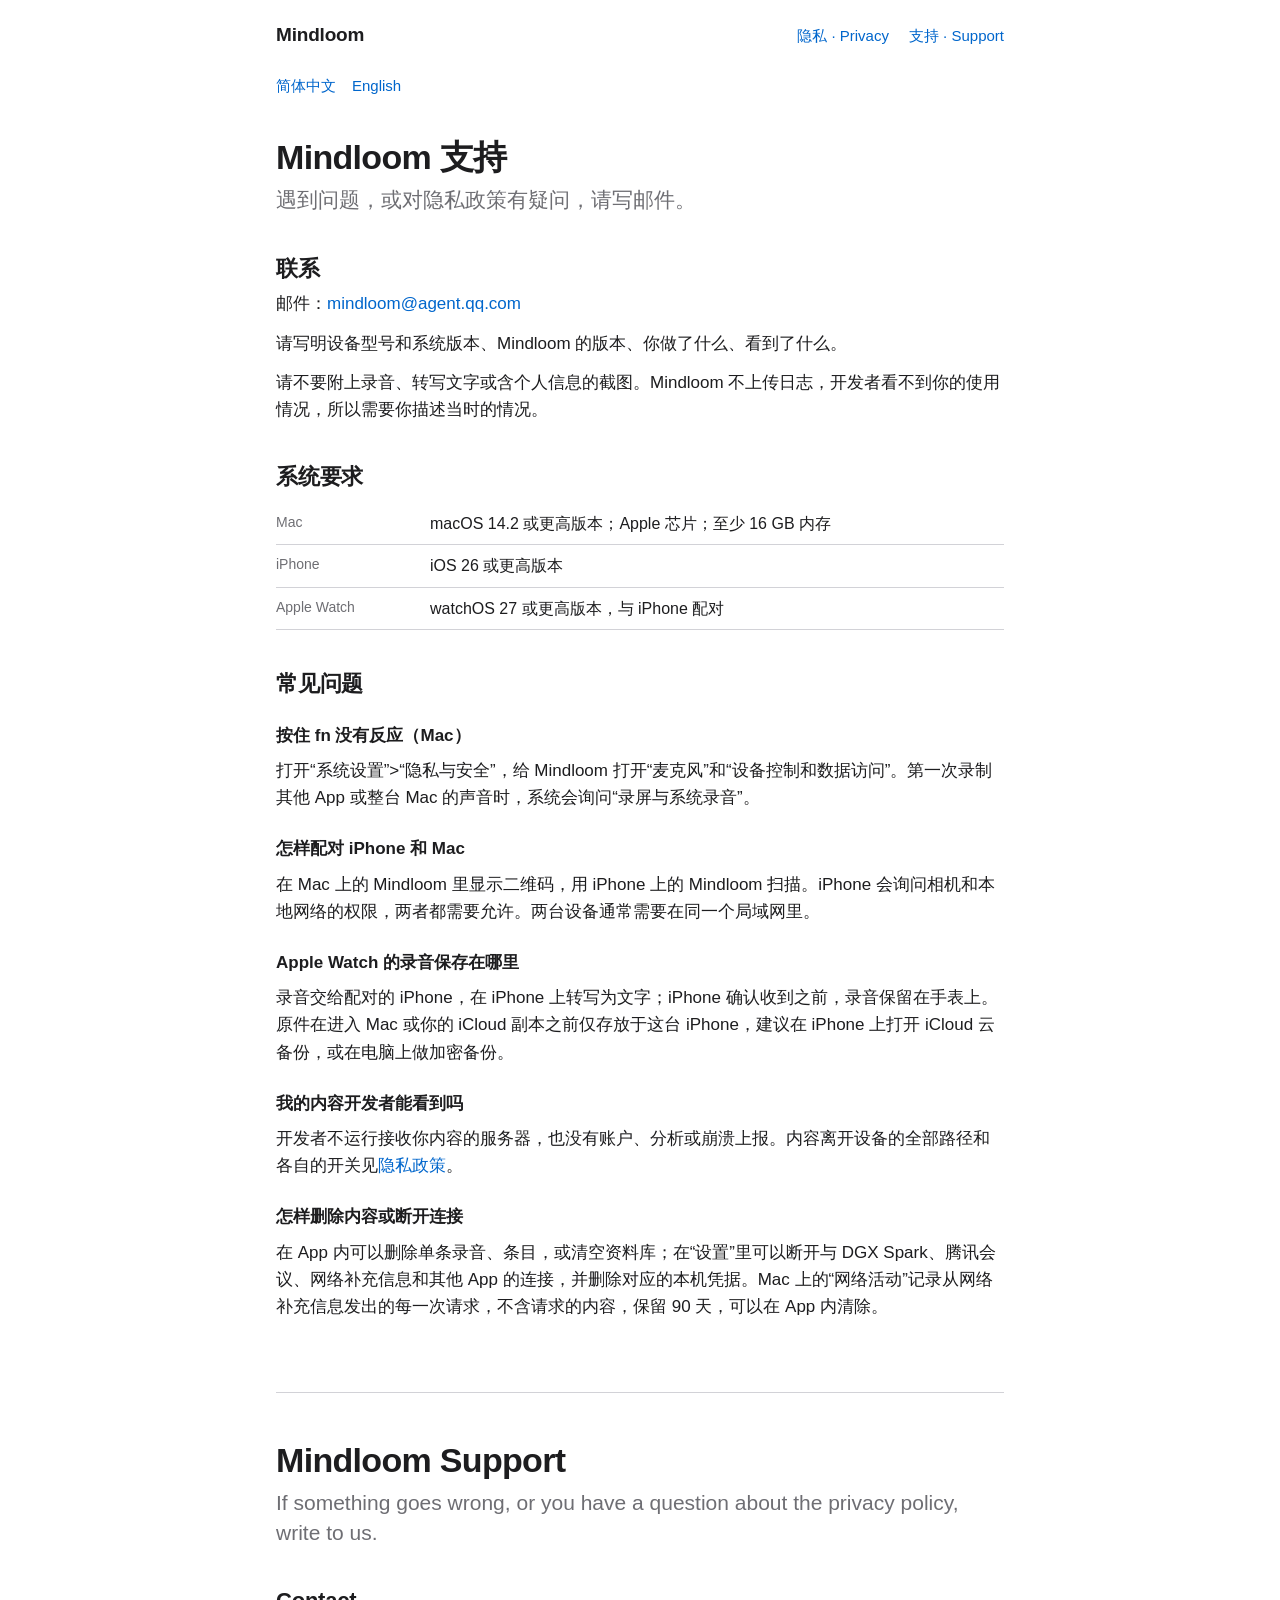
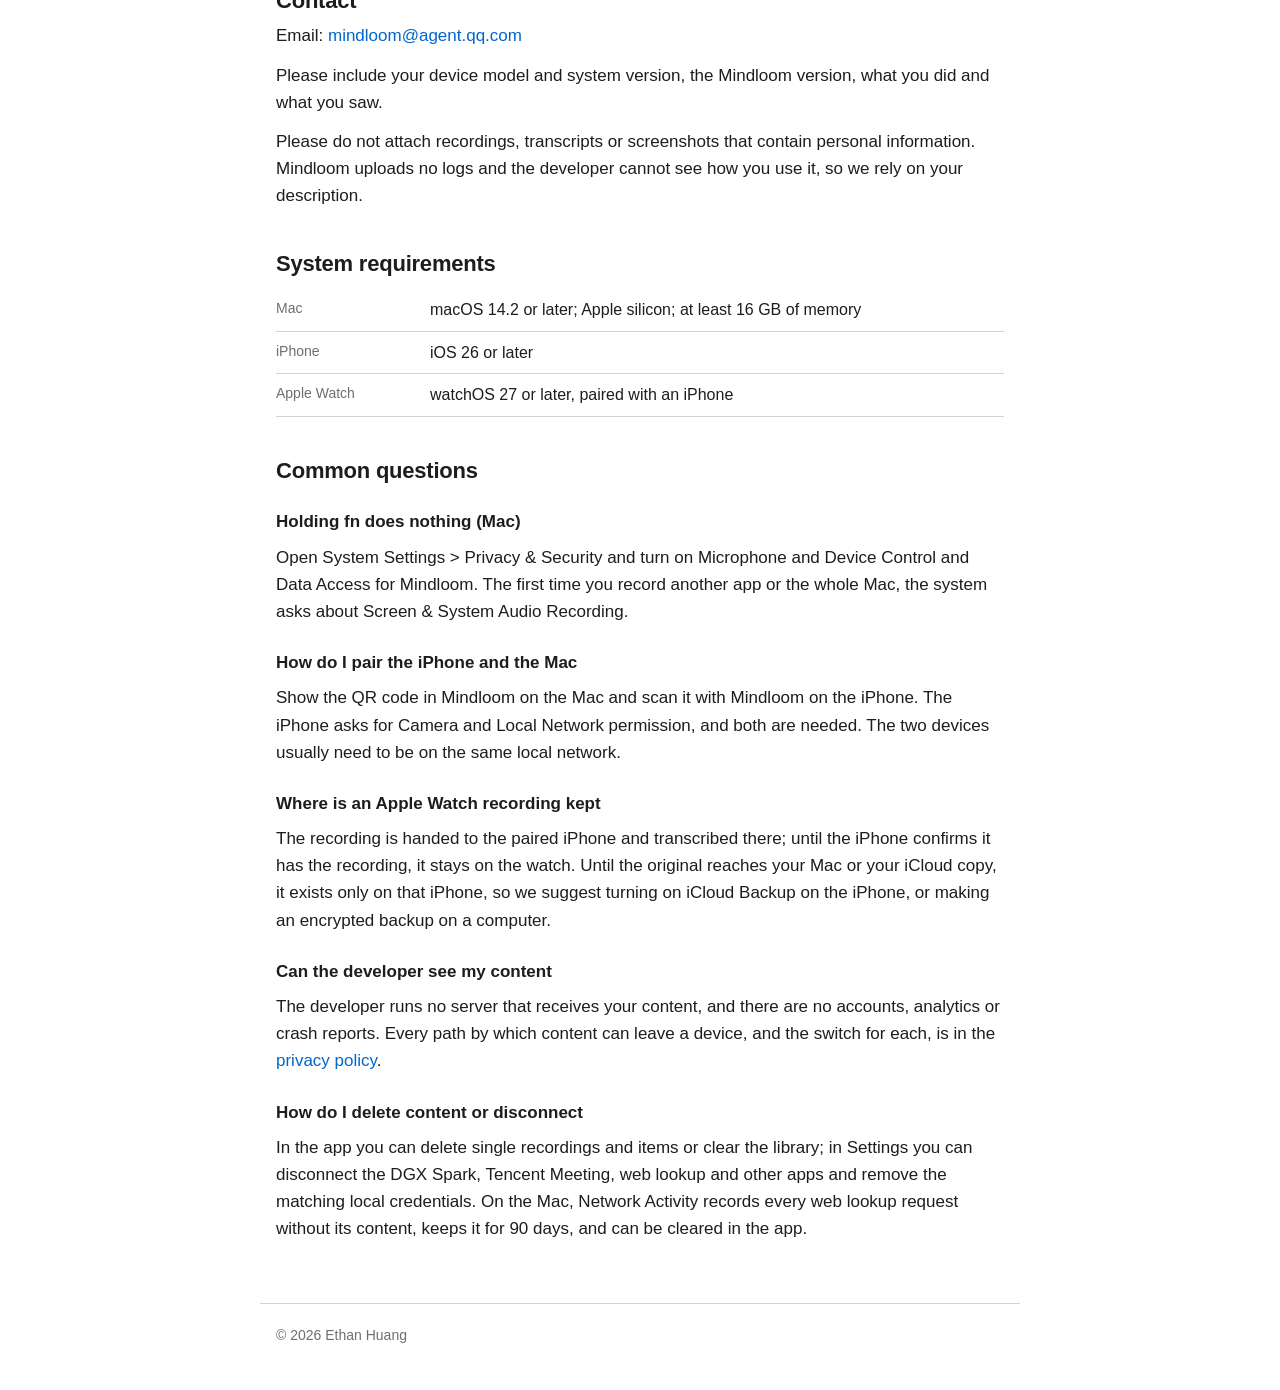
<file: support/index.html>
<!doctype html>
<html lang="zh-Hans">
<head>
<meta charset="utf-8">
<meta name="viewport" content="width=device-width, initial-scale=1">
<title>Mindloom 支持 · Support</title>
<meta name="description" content="Mindloom 的联系方式、系统要求和常见问题。 How to reach us, system requirements and common questions.">
<link rel="stylesheet" href="../assets/site.css">
</head>
<body>
<header class="top">
  <a class="brand" href="../">Mindloom</a>
  <nav><a href="../privacy/">隐私 · Privacy</a><a href="./">支持 · Support</a></nav>
</header>
<main>
<p class="langs"><a href="#zh">简体中文</a><a href="#en">English</a></p>

<section id="zh" lang="zh-Hans">
<h1>Mindloom 支持</h1>
<p class="lede">遇到问题，或对隐私政策有疑问，请写邮件。</p>

<h2>联系</h2>
<p>邮件：<a href="mailto:mindloom@agent.qq.com">mindloom@agent.qq.com</a></p>
<p>请写明设备型号和系统版本、Mindloom 的版本、你做了什么、看到了什么。</p>
<p>请不要附上录音、转写文字或含个人信息的截图。Mindloom 不上传日志，开发者看不到你的使用情况，所以需要你描述当时的情况。</p>

<h2>系统要求</h2>
<table>
<tr><th>Mac</th><td>macOS 14.2 或更高版本；Apple 芯片；至少 16 GB 内存</td></tr>
<tr><th>iPhone</th><td>iOS 26 或更高版本</td></tr>
<tr><th>Apple Watch</th><td>watchOS 27 或更高版本，与 iPhone 配对</td></tr>
</table>

<h2>常见问题</h2>

<h3>按住 fn 没有反应（Mac）</h3>
<p>打开“系统设置”>“隐私与安全”，给 Mindloom 打开“麦克风”和“设备控制和数据访问”。第一次录制其他 App 或整台 Mac 的声音时，系统会询问“录屏与系统录音”。</p>

<h3>怎样配对 iPhone 和 Mac</h3>
<p>在 Mac 上的 Mindloom 里显示二维码，用 iPhone 上的 Mindloom 扫描。iPhone 会询问相机和本地网络的权限，两者都需要允许。两台设备通常需要在同一个局域网里。</p>

<h3>Apple Watch 的录音保存在哪里</h3>
<p>录音交给配对的 iPhone，在 iPhone 上转写为文字；iPhone 确认收到之前，录音保留在手表上。原件在进入 Mac 或你的 iCloud 副本之前仅存放于这台 iPhone，建议在 iPhone 上打开 iCloud 云备份，或在电脑上做加密备份。</p>

<h3>我的内容开发者能看到吗</h3>
<p>开发者不运行接收你内容的服务器，也没有账户、分析或崩溃上报。内容离开设备的全部路径和各自的开关见<a href="../privacy/">隐私政策</a>。</p>

<h3>怎样删除内容或断开连接</h3>
<p>在 App 内可以删除单条录音、条目，或清空资料库；在“设置”里可以断开与 DGX Spark、腾讯会议、网络补充信息和其他 App 的连接，并删除对应的本机凭据。Mac 上的“网络活动”记录从网络补充信息发出的每一次请求，不含请求的内容，保留 90 天，可以在 App 内清除。</p>
</section>

<section id="en" lang="en">
<h1>Mindloom Support</h1>
<p class="lede">If something goes wrong, or you have a question about the privacy policy, write to us.</p>

<h2>Contact</h2>
<p>Email: <a href="mailto:mindloom@agent.qq.com">mindloom@agent.qq.com</a></p>
<p>Please include your device model and system version, the Mindloom version, what you did and what you saw.</p>
<p>Please do not attach recordings, transcripts or screenshots that contain personal information. Mindloom uploads no logs and the developer cannot see how you use it, so we rely on your description.</p>

<h2>System requirements</h2>
<table>
<tr><th>Mac</th><td>macOS 14.2 or later; Apple silicon; at least 16 GB of memory</td></tr>
<tr><th>iPhone</th><td>iOS 26 or later</td></tr>
<tr><th>Apple Watch</th><td>watchOS 27 or later, paired with an iPhone</td></tr>
</table>

<h2>Common questions</h2>

<h3>Holding fn does nothing (Mac)</h3>
<p>Open System Settings > Privacy &amp; Security and turn on Microphone and Device Control and Data Access for Mindloom. The first time you record another app or the whole Mac, the system asks about Screen &amp; System Audio Recording.</p>

<h3>How do I pair the iPhone and the Mac</h3>
<p>Show the QR code in Mindloom on the Mac and scan it with Mindloom on the iPhone. The iPhone asks for Camera and Local Network permission, and both are needed. The two devices usually need to be on the same local network.</p>

<h3>Where is an Apple Watch recording kept</h3>
<p>The recording is handed to the paired iPhone and transcribed there; until the iPhone confirms it has the recording, it stays on the watch. Until the original reaches your Mac or your iCloud copy, it exists only on that iPhone, so we suggest turning on iCloud Backup on the iPhone, or making an encrypted backup on a computer.</p>

<h3>Can the developer see my content</h3>
<p>The developer runs no server that receives your content, and there are no accounts, analytics or crash reports. Every path by which content can leave a device, and the switch for each, is in the <a href="../privacy/">privacy policy</a>.</p>

<h3>How do I delete content or disconnect</h3>
<p>In the app you can delete single recordings and items or clear the library; in Settings you can disconnect the DGX Spark, Tencent Meeting, web lookup and other apps and remove the matching local credentials. On the Mac, Network Activity records every web lookup request without its content, keeps it for 90 days, and can be cleared in the app.</p>
</section>
</main>
<footer>
<p>© 2026 Ethan Huang</p>
</footer>
</body>
</html>
</file>
<file: assets/site.css>
/* Mindloom public pages: one small stylesheet, system fonts, light and dark. */
:root {
  --bg: #ffffff;
  --bg-soft: #f5f5f7;
  --text: #1d1d1f;
  --text-soft: #6e6e73;
  --line: #d2d2d7;
  --accent: #0066cc;
  color-scheme: light dark;
}
@media (prefers-color-scheme: dark) {
  :root {
    --bg: #000000;
    --bg-soft: #161617;
    --text: #f5f5f7;
    --text-soft: #a1a1a6;
    --line: #3a3a3c;
    --accent: #2997ff;
  }
}
* { box-sizing: border-box; }
html { -webkit-text-size-adjust: 100%; }
body {
  margin: 0;
  background: var(--bg);
  color: var(--text);
  font: 17px/1.6 -apple-system, BlinkMacSystemFont, "SF Pro Text", "PingFang SC", "Helvetica Neue",
    Arial, sans-serif;
}
a { color: var(--accent); text-decoration: none; }
a:hover { text-decoration: underline; }
.top {
  display: flex;
  flex-wrap: wrap;
  align-items: baseline;
  justify-content: space-between;
  gap: 8px 24px;
  max-width: 760px;
  margin: 0 auto;
  padding: 20px 16px 0;
}
.brand { color: var(--text); font-weight: 600; font-size: 19px; letter-spacing: -0.01em; }
.brand:hover { text-decoration: none; }
.top nav { display: flex; gap: 20px; font-size: 15px; }
main, footer { max-width: 760px; margin: 0 auto; padding: 0 16px; }
main { padding-top: 24px; padding-bottom: 48px; }
.langs { margin: 0 0 8px; font-size: 15px; color: var(--text-soft); }
.langs a + a { margin-left: 16px; }
h1 { font-size: 34px; line-height: 1.15; letter-spacing: -0.02em; margin: 40px 0 8px; }
h2 { font-size: 22px; line-height: 1.25; letter-spacing: -0.01em; margin: 40px 0 8px; }
h3 { font-size: 17px; margin: 24px 0 4px; }
p, ul, ol, dl { margin: 8px 0 12px; }
ul, ol { padding-left: 1.4em; }
li { margin: 4px 0; }
.lede { font-size: 21px; line-height: 1.4; color: var(--text-soft); margin: 4px 0 24px; }
.meta { color: var(--text-soft); font-size: 15px; margin: 4px 0 20px; }
.summary {
  background: var(--bg-soft);
  border-radius: 14px;
  padding: 8px 20px;
  margin: 20px 0;
}
section + section { margin-top: 72px; padding-top: 8px; border-top: 1px solid var(--line); }
.exit {
  border: 1px solid var(--line);
  border-radius: 14px;
  padding: 4px 20px 8px;
  margin: 12px 0;
}
.exit h3 { margin-top: 16px; }
.exit .tag {
  display: inline-block;
  margin-left: 8px;
  padding: 0 8px;
  border-radius: 999px;
  background: var(--bg-soft);
  color: var(--text-soft);
  font-size: 13px;
  font-weight: 400;
  vertical-align: 2px;
}
dl.fields { display: grid; grid-template-columns: 1fr; gap: 2px 16px; }
dl.fields dt { color: var(--text-soft); font-size: 14px; margin-top: 8px; }
dl.fields dd { margin: 0; }
@media (min-width: 640px) {
  dl.fields { grid-template-columns: 7em 1fr; }
  dl.fields dt { margin-top: 0; padding-top: 3px; }
  dl.fields dd { margin-bottom: 8px; }
}
table { width: 100%; border-collapse: collapse; margin: 12px 0; font-size: 16px; }
th, td { text-align: left; vertical-align: top; padding: 8px 12px 8px 0; border-bottom: 1px solid var(--line); }
th { color: var(--text-soft); font-weight: 400; font-size: 14px; width: 11em; }
@media (max-width: 639px) {
  table, tbody, tr, th, td { display: block; width: auto; }
  th { padding: 12px 0 0; border: 0; }
  td { padding: 2px 0 12px; }
}
code { font: 15px/1.4 ui-monospace, SFMono-Regular, Menlo, monospace; }
.cards { display: grid; gap: 12px; grid-template-columns: 1fr; margin: 16px 0; }
@media (min-width: 640px) { .cards { grid-template-columns: repeat(3, 1fr); } }
.card { background: var(--bg-soft); border-radius: 14px; padding: 4px 18px 12px; }
.card h3 { margin-top: 14px; }
.card p { margin: 4px 0 0; color: var(--text-soft); font-size: 15px; }
footer { padding-top: 16px; padding-bottom: 40px; border-top: 1px solid var(--line); color: var(--text-soft); font-size: 14px; }
footer p { margin: 4px 0; }
</file>
